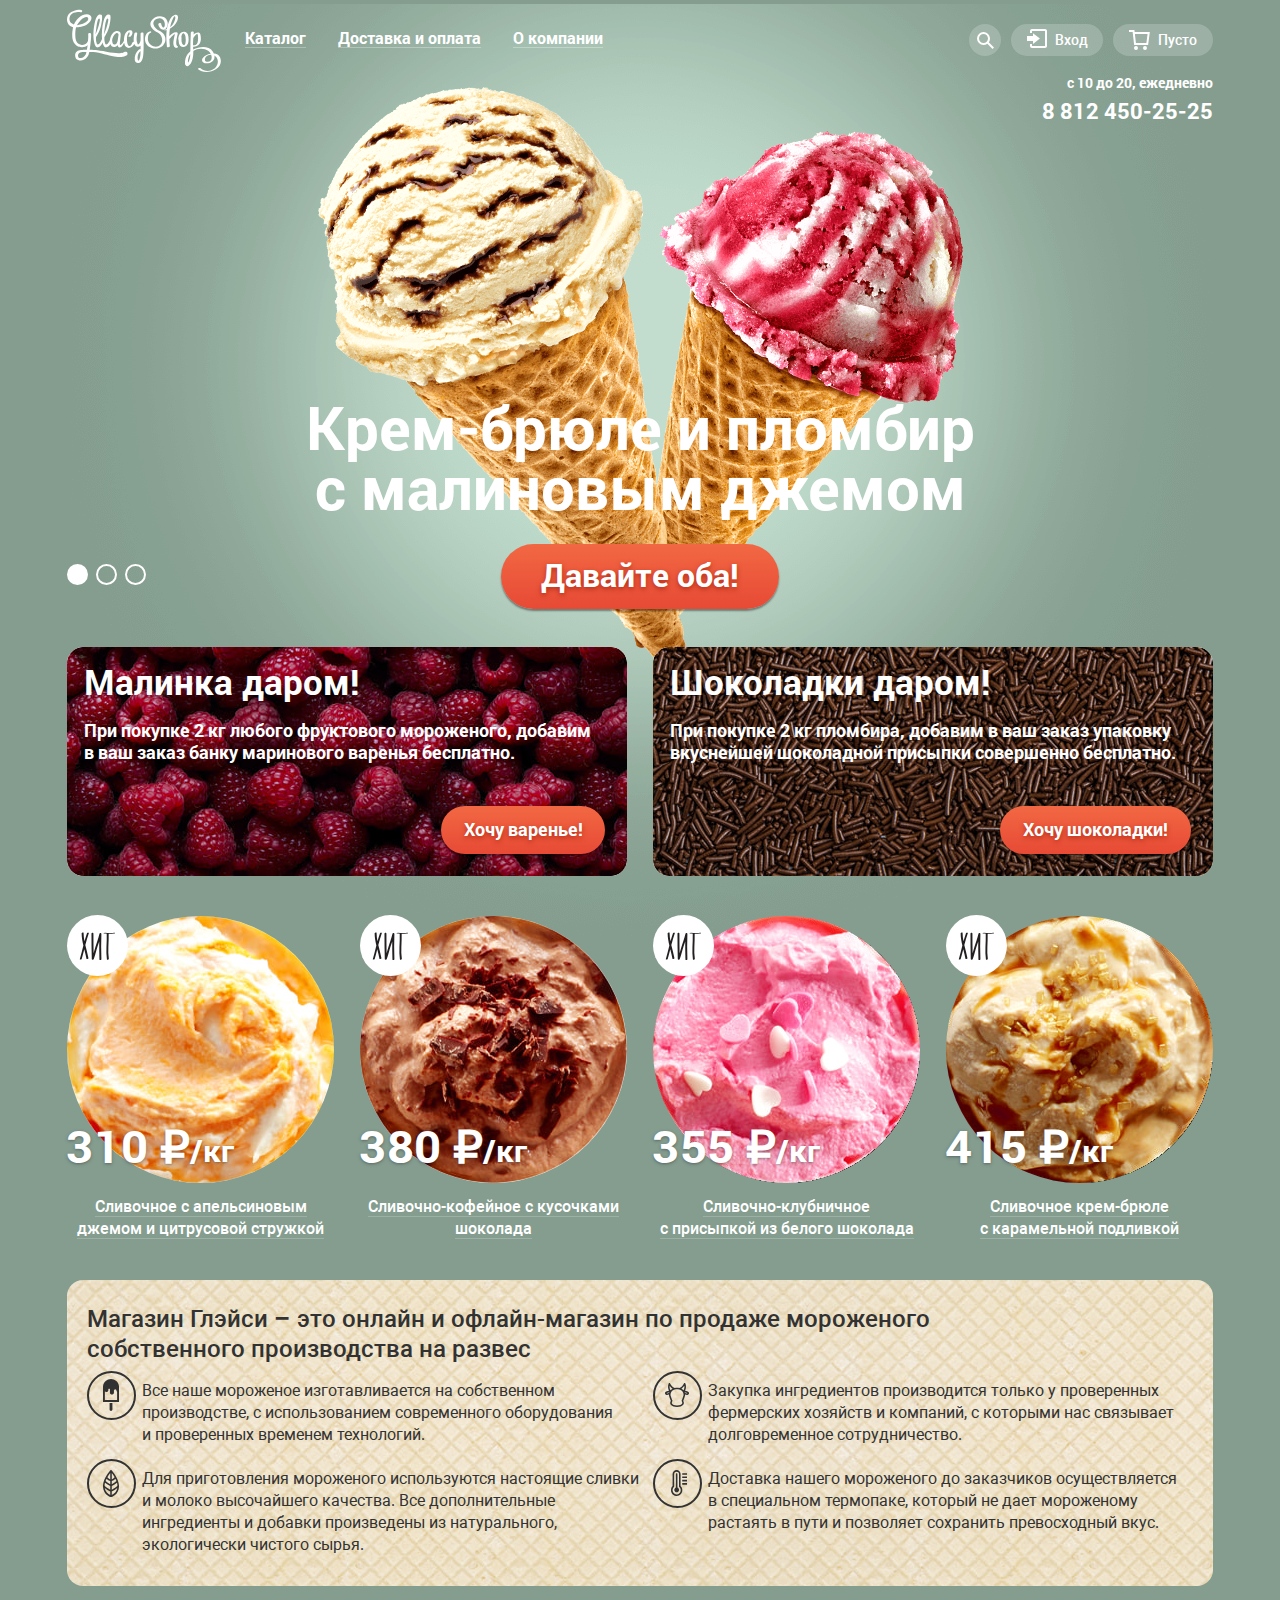
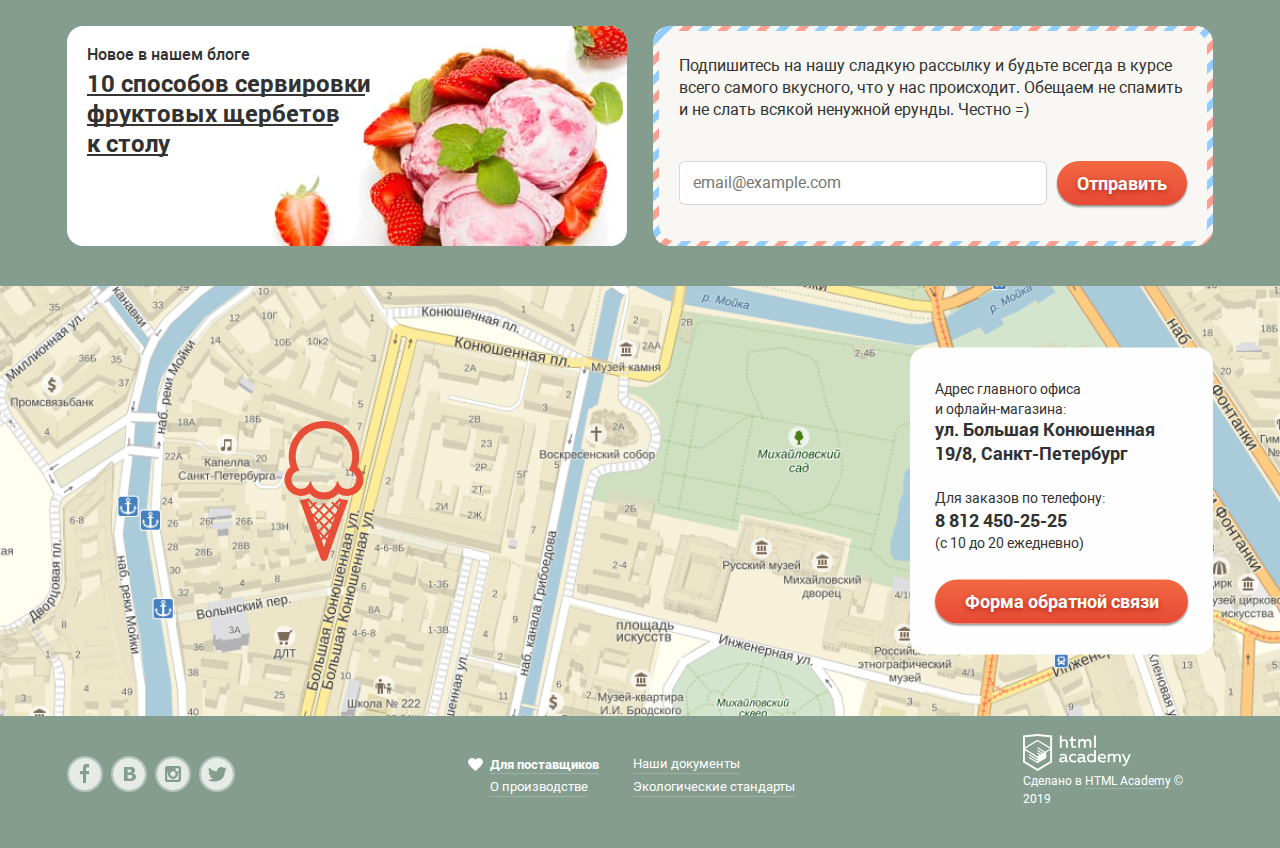
<file: index.html>
<!DOCTYPE html>
<html lang="ru">

<head>
  <meta charset="utf-8">
  <title>Глейси</title>
  <link rel="stylesheet" href="css/normalize.css">
  <link rel="stylesheet" href="css/style.min.css">
</head>

<body>
  <div class="wrapper wrapper--green">
    <header class="container">
      <nav class="main-navigation">
        <a class="header-logo">
          <img src="img/logo.svg" width="154" height="64" alt="Логотип магазина мороженого Gllacy">
        </a>
        <ul class="site-navigation">
          <li class="catalog-menu">
            <a class="navigation-menu" href="blank.html">
              <span>Каталог</span>
            </a>
            <ul class="catalog-submenu">
              <li class="catalog-submenu__item"><a href="blank.html"><span class="strong-menu">Новинки</span></a></li>
              <li class="catalog-submenu__item"><a href="catalog.html">Сливочное</a></li>
              <li class="catalog-submenu__item"><a href="blank.html">Щербеты</a></li>
              <li class="catalog-submenu__item"><a href="blank.html">Фруктовый лед</a></li>
              <li class="catalog-submenu__item"><a href="blank.html">Мелорин</a></li>
            </ul>
          </li>
          <li><a class="navigation-menu" href="blank.html"><span>Доставка и оплата</span></a></li>
          <li><a class="navigation-menu" href="blank.html"><span>О компании</span></a></li>
        </ul>

        <div class="header-navigation">
          <div class="search-navigation">
            <a class="search-link" href="blank.html" aria-label="поиск">
              <svg xmlns="http://www.w3.org/2000/svg" width="17" height="17">
                <path fill="#fff"
                  d="M16.958 15.527L11.75 10.32A6.455 6.455 0 0013 6.5 6.5 6.5 0 106.5 13a6.465 6.465 0 003.839-1.263l5.205 5.204 1.414-1.414zM6.5 11C4.019 11 2 8.981 2 6.5S4.019 2 6.5 2 11 4.019 11 6.5 8.981 11 6.5 11z" />
              </svg>
            </a>
            <form action="#" method="get">
              <label>
                <span class="visually-hidden">поиск по сайту</span>
                <input type="search" name="search" placeholder="Крем-брюле">
              </label>
            </form>
          </div>

          <div class="user-navigation">
            <a class="user-link" href="#" aria-label="вход в личный кабинет">
              <svg xmlns="http://www.w3.org/2000/svg" width="21" height="19">
                <path fill="#fff" d="M6 14.875L12.917 9.5 6 4.125v2.917H-.042v4.917H6z" />
                <path fill="#fff"
                  d="M18 0H5C3.9 0 3 .9 3 2v2h2V2h13v15H5v-2H3v2c0 1.1.9 2 2 2h13c1.1 0 2-.9 2-2V2c0-1.1-.9-2-2-2z" />
              </svg>
              <span>Вход</span>
            </a>
            <form action="https://echo.htmlacademy.ru" method="post">
              <label><span class="visually-hidden">введите вашу электронную почту</span>
                <input type="email" name="login" placeholder="email@example.com" required>
              </label>
              <label><span class="visually-hidden">введите ваш пароль</span>
                <input type="password" name="password" placeholder="......" required>
              </label>
              <div class="user-bottom">
                <button class="btn" type="submit">Войти</button>
                <div class="bottom-right">
                  <a href="#"><span>Забыли пароль?</span></a>
                  <a href="#"><span>Новая регистрация</span></a>
                </div>
              </div>
            </form>
          </div>

          <div class="basket-navigation">
            <a class="basket-empty" href="blank.html" aria-label="корзина">
              <svg xmlns="http://www.w3.org/2000/svg" width="21" height="20">
                <g fill="#FFF">
                  <path
                    d="M5.657 2.031L5.422 0H0v2h3.64l1.5 13h13.988l1.699-12.969H5.657zM17.372 13H6.922L5.888 4.031h12.66L17.372 13z" />
                  <circle cx="6.984" cy="18" r="2" />
                  <circle cx="15.984" cy="18" r="2" />
                </g>
              </svg>
              <span>Пусто</span></a>
          </div>
        </div>
      </nav>
      <div class="worktime-tel">
        <p>с 10 до 20, ежедневно</p>
        <a class="tel" href="tel:+78124502525" aria-label="телефон компании">8 812 450-25-25</a>
      </div>
    </header>

    <main>

      <h1 class="visually-hidden">Магазин мороженого Gllacy</h1>
      <section class="intro container">
        <h2 class="visually-hidden">Пускаем слюнки при виде мороженого магазина Gllacy</h2>

        <div class="slider">
          <ul class="slider-list">
            <li class="slider-list__item slide-current">
              <h3 class="slide-title">Крем-брюле и пломбир с&nbsp;малиновым джемом</h3>
              <a class="btn slide-button" href="#" aria-label="положить в корзину">Давайте оба! </a>
            </li>
            <li class="slider-list__item">
              <h3 class="slide-title">Шоколадный пломбир и&nbsp;лимонный сорбет</h3>
              <a class="btn slide-button" href="#" aria-label="положить в корзину">Давайте оба! </a>
            </li>
            <li class="slider-list__item">
              <h3 class="slide-title">Пломбир с помадкой и&nbsp;клубничный щербет</h3>
              <a class="btn slide-button" href="#" aria-label="положить в корзину">Давайте оба! </a>
            </li>
          </ul>

          <div class="slider-controls">
            <button class="control able" type="button" aria-label="первый слайд зелёный фон"></button>
            <button class="control" type="button" aria-label="второй слайд сизый фон"></button>
            <button class="control" type="button" aria-label="третий слайд коричневый фон"></button>
          </div>
        </div>
      </section>


      <section class="bun container">
        <h2 class="visually-hidden">Плюшки в виде варенья и присыпки</h2>

        <ul class="bun-list">
          <li class="bun-raspberry">
            <h3>Малинка даром!</h3>
            <p>При покупке 2 кг любого фруктового мороженого, добавим в&nbsp;ваш заказ банку маринового варенья
              бесплатно.</p>
            <a class="btn put-raspberry" href="#" aria-label="положить в корзину">Хочу варенье!</a>
          </li>

          <li class="bun-choko">
            <h3>Шоколадки даром!</h3>
            <p>При покупке 2 кг пломбира, добавим в&nbsp;ваш заказ упаковку вкуснейшей шоколадной присыпки совершенно
              бесплатно.</p>
            <a class="btn put-choko" href="#" aria-label="положить в корзину">Хочу шоколадки!</a>
          </li>
        </ul>

      </section>

      <section class="catalog container">
        <h2 class="visually-hidden">Хиты</h2>

        <ul class="catalog-list">

          <li class="catalog-item hit" tabindex="0">
            <img class="icecream" src="img/hit1.jpg" width="267" height="267"
              alt="Сливочное с апельсиновым джемом и цитрусовой стружкой">
            <p>310
              &#8381;
              <span class="small-kg">/кг</span>
            </p>
            <h3><span class="catalog-item_description">Сливочное с апельсиновым джемом и&nbsp;цитрусовой стружкой</span>
            </h3>
            <div class="card">
              <button class="btn item-button" type="button">Быстрый просмотр</button>
            </div>
          </li>
          <li class="catalog-item hit" tabindex="0">
            <img class="icecream" src="img/hit2.jpg" width="267" height="267"
              alt="Сливочно-кофейное с кусочками шоколада">
            <p>380 &#8381;<span class="small-kg">/кг</span></p>
            <h3><span class="catalog-item_description">Сливочно-кофейное с&nbsp;кусочками шоколада</span></h3>
            <div class="card">
              <button class="btn item-button" type="button">Быстрый просмотр</button>
            </div>
          </li>
          <li class="catalog-item hit" tabindex="0">
            <img class="icecream" src="img/hit3.jpg" width="267" height="267"
              alt="Сливочно-клубничное с присыпкой из белого шоколада">
            <p>355 &#8381;<span class="small-kg">/кг</span></p>
            <h3><span class="catalog-item_description">Сливочно-клубничное с&nbsp;присыпкой&nbsp;из&nbsp;белого
                шоколада</span></h3>
            <div class="card">
              <button class="btn item-button" type="button">Быстрый просмотр</button>
            </div>
          </li>
          <li class="catalog-item hit" tabindex="0">
            <img class="icecream" src="img/hit4.jpg" width="267" height="267"
              alt="Сливочное крем-брюле с карамельной подливкой">
            <p>415 &#8381;<span class="small-kg">/кг</span></p>
            <h3><span class="catalog-item_description">Сливочное крем-брюле с&nbsp;карамельной подливкой</span></h3>
            <div class="card">
              <button class="btn item-button" type="button">Быстрый просмотр</button>
            </div>
          </li>
        </ul>
      </section>

      <section class="features container">
        <h2 class="visually-hidden">Преимущества</h2>
        <h3>Магазин Глэйси <b>&ndash;</b> это онлайн и&nbsp;офлайн-магазин по&nbsp;продаже мороженого
          собственного производства на&nbsp;развес</h3>
        <ul class="features-list">
          <li class="feature-item modern-self">
            <div></div>
            <p>Все наше мороженое изготавливается на&nbsp;собственном производстве,
              с&nbsp;использованием современного оборудования
              и&nbsp;проверенных временем технологий.</p>
          </li>
          <li class="feature-item safe-company">
            <div></div>
            <p>Закупка ингредиентов производится только у&nbsp;проверенных фермерских хозяйств и компаний,
              с&nbsp;которыми нас связывает долговременное сотрудничество.</p>
          </li>
          <li class="feature-item good-milk">
            <div></div>
            <p>Для приготовления мороженого используются настоящие сливки и&nbsp;молоко высочайшего качества. Все
              дополнительные ингредиенты и&nbsp;добавки произведены из&nbsp;натурального, экологически чистого сырья.
            </p>
          </li>
          <li class="feature-item termo-delivery">
            <div></div>
            <p>Доставка нашего мороженого до&nbsp;заказчиков осуществляется в&nbsp;специальном
              термопаке, который не&nbsp;дает мороженому
              растаять в&nbsp;пути и&nbsp;позволяет сохранить превосходный вкус.</p>
          </li>
        </ul>

      </section>

      <div class="article_and_subscribe container">
        <article class="article">
          <h3>Новое в нашем блоге</h3>
          <a class="article_news" href="blank.html">
            <p>10 способов сервировки
              фруктовых щербетов
              к&nbsp;столу</p>
            <svg width="278" height="62" fill="none" xmlns="http://www.w3.org/2000/svg">
              <path stroke="#353535" stroke-width="2" d="M9e-8 61H81M9e-8 31H246M9e-8 1L278 1.00002" /></svg>
          </a>
        </article>

        <div class="subscribe">
          <div class="subscribe-fon">
            <p>Подпишитесь на нашу сладкую рассылку и будьте всегда в&nbsp;курсе
              всего самого вкусного, что у нас происходит. Обещаем не&nbsp;спамить
              и&nbsp;не&nbsp;слать всякой ненужной ерунды. Честно =&#41;</p>

            <form action="https://echo.htmlacademy.ru" method="post">
              <label><span class="visually-hidden">введите вашу электронную почту для подписки</span>
                <input type="email" name="login" placeholder="email@example.com" required>
              </label>
              <button type="submit" aria-label="подписаться на рассылку">Отправить</button>
            </form>
          </div>
        </div>
      </div>

      <section class="contacts">
        <h2 class="visually-hidden">Контакты</h2>
        <div class="yandex-map" id="map"></div>
        <img width="1200" height="430" src="img/map.png" alt="Карта с расположением магазина">
        <div class="pin"></div>

        <div class="container_adress">
          <div class="contacts__adress">
            <h3>Адрес главного офиса и офлайн-магазина:</h3>
            <p>ул. Большая Конюшенная 19/8, Санкт-Петербург</p>
            <span>Для заказов по телефону:</span>
            <a href="tel:+78124502525" aria-label="телефон компании">8 812 450-25-25</a>
            <span class="daily-activity">&#40;с 10 до 20 ежедневно&#41;</span>
            <a class="btn popup-link" href="form-callback.html"
              aria-label="открытие модального окна обратной связи">Форма
              обратной
              связи</a>
          </div>
        </div>
      </section>
    </main>


    <footer class="container footer_list">
      <ul class="footer__social-list">
        <li><a class="footer__social-link" href="#" aria-label="Фейсбук">
            <svg xmlns="http://www.w3.org/2000/svg" width="32" height="32">
              <path fill="#FFF"
                d="M16 0C7.164 0 0 7.163 0 16s7.164 16 16 16c8.837 0 16-7.164 16-16S24.837 0 16 0zm4.062 9.455h-3.021v3.444h3.021v3.445h-3.021v8.61H14.02v-8.61H11v-3.445h3.021V9.455c0-1.902 1.353-3.445 3.021-3.445h3.021v3.445z" />
            </svg>
          </a></li>
        <li><a class="footer__social-link" href="#" aria-label="Вконтакте">
            <svg width="32" height="32" fill="none" xmlns="http://www.w3.org/2000/svg">
              <path
                d="M16.64 14.49c.3252.0004.6475-.0607.95-.18.2745-.1023.5022-.3015.64-.56.1043-.2536.1554-.5259.15-.8-.004-.2443-.0657-.4841-.18-.7-.1286-.2434-.3477-.4265-.61-.51-.3213-.113-.6594-.1705-1-.17h-2v3h.57c.59-.05 1.08-.06 1.48-.08zM18.12 17.08c-.369-.0699-.7448-.0968-1.12-.08h-2.39v3.5h2.45c.4157-.0047.8265-.0896 1.21-.25.321-.1108.5932-.3301.77-.62.1465-.2773.2221-.5864.22-.9.0153-.3518-.0752-.7002-.26-1-.2078-.3133-.5194-.5435-.88-.65z"
                fill="#fff" />
              <path
                d="M16 0c-3.1645 0-6.25793.938384-8.88912 2.69649-2.63118 1.7581-4.68194 4.25696-5.89295 7.18057C.0069325 12.8007-.309921 16.0177.307443 19.1214c.617363 3.1037 2.141217 5.9547 4.378857 8.1923 2.23764 2.2376 5.08857 3.7615 8.1923 4.3789 3.1037.6173 6.3207.3005 9.2443-.9105 2.9237-1.211 5.4225-3.2618 7.1806-5.893C31.0616 22.2579 32 19.1645 32 16c0-4.2435-1.6857-8.31313-4.6863-11.31371C24.3131 1.68571 20.2435 0 16 0zm6.6 20.53c-.2624.526-.6463.9819-1.12 1.33-.5458.4114-1.1678.7105-1.83.88-.8214.1983-1.6652.289-2.51.27H11V9h5.45c.8281-.0132 1.6563.02354 2.48.11.543.08401 1.0694.25273 1.56.5.4968.23615.9113.6158 1.19 1.09.2655.4728.4001 1.0079.39 1.55.0119.6416-.1769 1.2709-.54 1.8-.3848.538-.9158.9545-1.53 1.2v.07c.8272.1388 1.5898.5341 2.18 1.13.5495.6212.8363 1.4315.8 2.26.0243.6286-.1062 1.2536-.38 1.82z"
                fill="#fff" />
            </svg></a>
        </li>

        <li>
          <a class="footer__social-link" href="#" aria-label="Инстаграм">
            <svg width="32" height="32" fill="none" xmlns="http://www.w3.org/2000/svg">
              <g fill="#fff">
                <path
                  d="M20.92 16c0 1.3155-.5226 2.5771-1.4527 3.5072-.9302.9302-2.1918 1.4528-3.5073 1.4528-1.3155 0-2.5771-.5226-3.5072-1.4528C11.5226 18.5771 11 17.3155 11 16c.001-.3842.048-.767.14-1.14h-.9v6.84h11.4v-6.84h-.9c.1006.3725.161.7547.18 1.14z" />
                <path
                  d="M16 18.66c.5252-.004 1.0375-.1633 1.4723-.458.4348-.2947.7727-.7115.9709-1.1978.1983-.4864.2481-1.0206.1432-1.5353-.1048-.5147-.3598-.9868-.7325-1.3568-.3728-.37-.8468-.6213-1.3623-.7224-.5154-.101-1.0492-.0472-1.5341.1548-.4849.2019-.8991.5428-1.1906.9798-.2914.437-.4469.9505-.4469 1.4757.0013.3506.0717.6976.2071 1.021.1354.3234.3331.617.582.8641.2489.247.5439.4425.8684.5755.3244.133.6719.2007 1.0225.1994zM21.68 10.3h-3.04v3.04h3.04V10.3z" />
                <path
                  d="M16 0c-3.1645 0-6.25793.938384-8.88912 2.69649-2.63118 1.7581-4.68194 4.25696-5.89295 7.18057C.0069325 12.8007-.309921 16.0177.307443 19.1214c.617363 3.1037 2.141217 5.9547 4.378857 8.1923 2.23764 2.2376 5.08857 3.7615 8.1923 4.3789 3.1037.6173 6.3207.3005 9.2443-.9105 2.9237-1.211 5.4225-3.2618 7.1806-5.893C31.0616 22.2579 32 19.1645 32 16c0-4.2435-1.6857-8.31313-4.6863-11.31371C24.3131 1.68571 20.2435 0 16 0zm8 21.7c.0027.3045-.0556.6064-.1715.888-.1158.2816-.2869.5371-.5032.7515-.2162.2144-.4732.3833-.7558.4967-.2826.1135-.585.1692-.8895.1638h-11.4c-.30072-.0013-.59825-.0618-.87558-.1781-.27733-.1163-.52905-.2861-.74076-.4997-.21172-.2136-.3793-.4668-.49317-.7451-.11387-.2783-.1718-.5764-.17048-.8771V10.3c-.00132-.30073.05661-.59877.17048-.87711.11387-.27834.28145-.53152.49317-.7451.21171-.21357.46343-.38336.74076-.49965.27733-.1163.57486-.17683.87558-.17814h11.39c.3049-.00533.6078.0503.891.16362.2831.11332.5407.28206.7578.4963.217.21424.3891.46967.5061.75131.1169.28164.1765.58381.1751.88877v11.4z" />
              </g>
            </svg>
          </a>
        </li>

        <li>
          <a class="footer__social-link" href="#" aria-label="Твиттер"><svg xmlns="http://www.w3.org/2000/svg"
              width="32" height="32">
              <path fill="#FFF"
                d="M16 0C7.164 0 0 7.164 0 16c0 8.837 7.164 16 16 16 8.837 0 16-7.163 16-16 0-8.836-7.163-16-16-16zm7.944 12.809c-.251 6.516-3.463 10.832-10.992 10.702h-.486c-.447 0-4.543-.443-5.344-1.823 2.479.19 4.247-.406 5.12-1.136-1.048-.289-2.923-.461-3.251-2.848.384.104.618.221 1.299.113-1.307-.824-2.758-1.519-2.679-3.643.311.317 1.164.518 1.46.457-.768-.233-2.149-3.244-.974-4.781 1.984 1.79 4.075 3.482 7.804 3.643.227-2.214 1.24-3.699 3.168-4.325 1.84-.479 3.255.26 3.901 1.138.737-.224 1.453-.466 2.193-.685-.004.833-.569 1.463-.935 1.709.747.165 1.423-.475 1.423-.475-.184.963-1.094 1.725-1.707 1.954z" />
            </svg>
          </a>
        </li>
      </ul>

      <ul class="footer__info-list">
        <li class="footer__info-link footer__info-link--provider">
          <a href="#" aria-label="информация для поставщиков">
            <div></div>
            <span class="footer-info-link__name">Для поставщиков</span>
          </a></li>
        <li class="footer__info-link footer__info-link--documents">
          <a href="#"><span class="footer-info-link__name">Наши документы</span></a>
        </li>
        <li class="footer__info-link footer__info-link--output">
          <a href="#"><span class="footer-info-link__name">О производстве</span></a>
        </li>
        <li class="footer__info-link footer__info-link--eco">
          <a href="#"><span class="footer-info-link__name">Экологические стандарты</span></a>
        </li>
      </ul>

      <div class="footer-copyright">
        <a href="https://up.htmlacademy.ru/htmlcss/28"
          aria-label="переход на страницу курса HTMLacademy: лендинг интенсива «HTML и CSS. Профессиональная вёрстка сайтов»">
          <img src="img/logo-htmlacademy.svg" width="108" height="39" alt="логотип HTMLacademy"></a>
        <p>Сделано в <a class="footer-copyright__link" href="https://up.htmlacademy.ru/htmlcss/28"
            aria-label="переход на страницу курса HTMLacademy: лендинг интенсива «HTML и CSS. Профессиональная вёрстка сайтов»">
            <span>HTML Academy</span></a> © 2019</p>
      </div>
    </footer>

    <div class="modal">
      <div class="modal-container">
        <div class="modal-overlay"></div>

        <div class="callback">
          <div class="callback-caption">
            <p>Мы обязательно вам ответим!
              <button class="close-button" type="button" aria-label="закрыть окно"></button>
            </p>
          </div>
          <form action="https://echo.htmlacademy.ru" method="get">
            <label><span class="visually-hidden">ваше имя для ответа</span>
              <input type="text" name="name-user" placeholder="Имя Фамилия">
            </label>
            <label><span class="visually-hidden">электронная почта для ответа</span>
              <input type="email" name="login" placeholder="email@example.com">
            </label>
            <label><span class="visually-hidden">комментарий</span>
              <textarea rows="5" placeholder="В свободной форме"></textarea>
            </label>
            <button class="btn callback__button" type="submit">Отправить</button>
          </form>
        </div>
      </div>
    </div>

  </div>
  <script src="https://api-maps.yandex.ru/2.1/?lang=ru_RU&amp;apikey=cf1f0314-9867-4f32-b555-e479849c44f6"></script>
  <script src="js/main.min.js"></script>
</body>

</html>
</file>
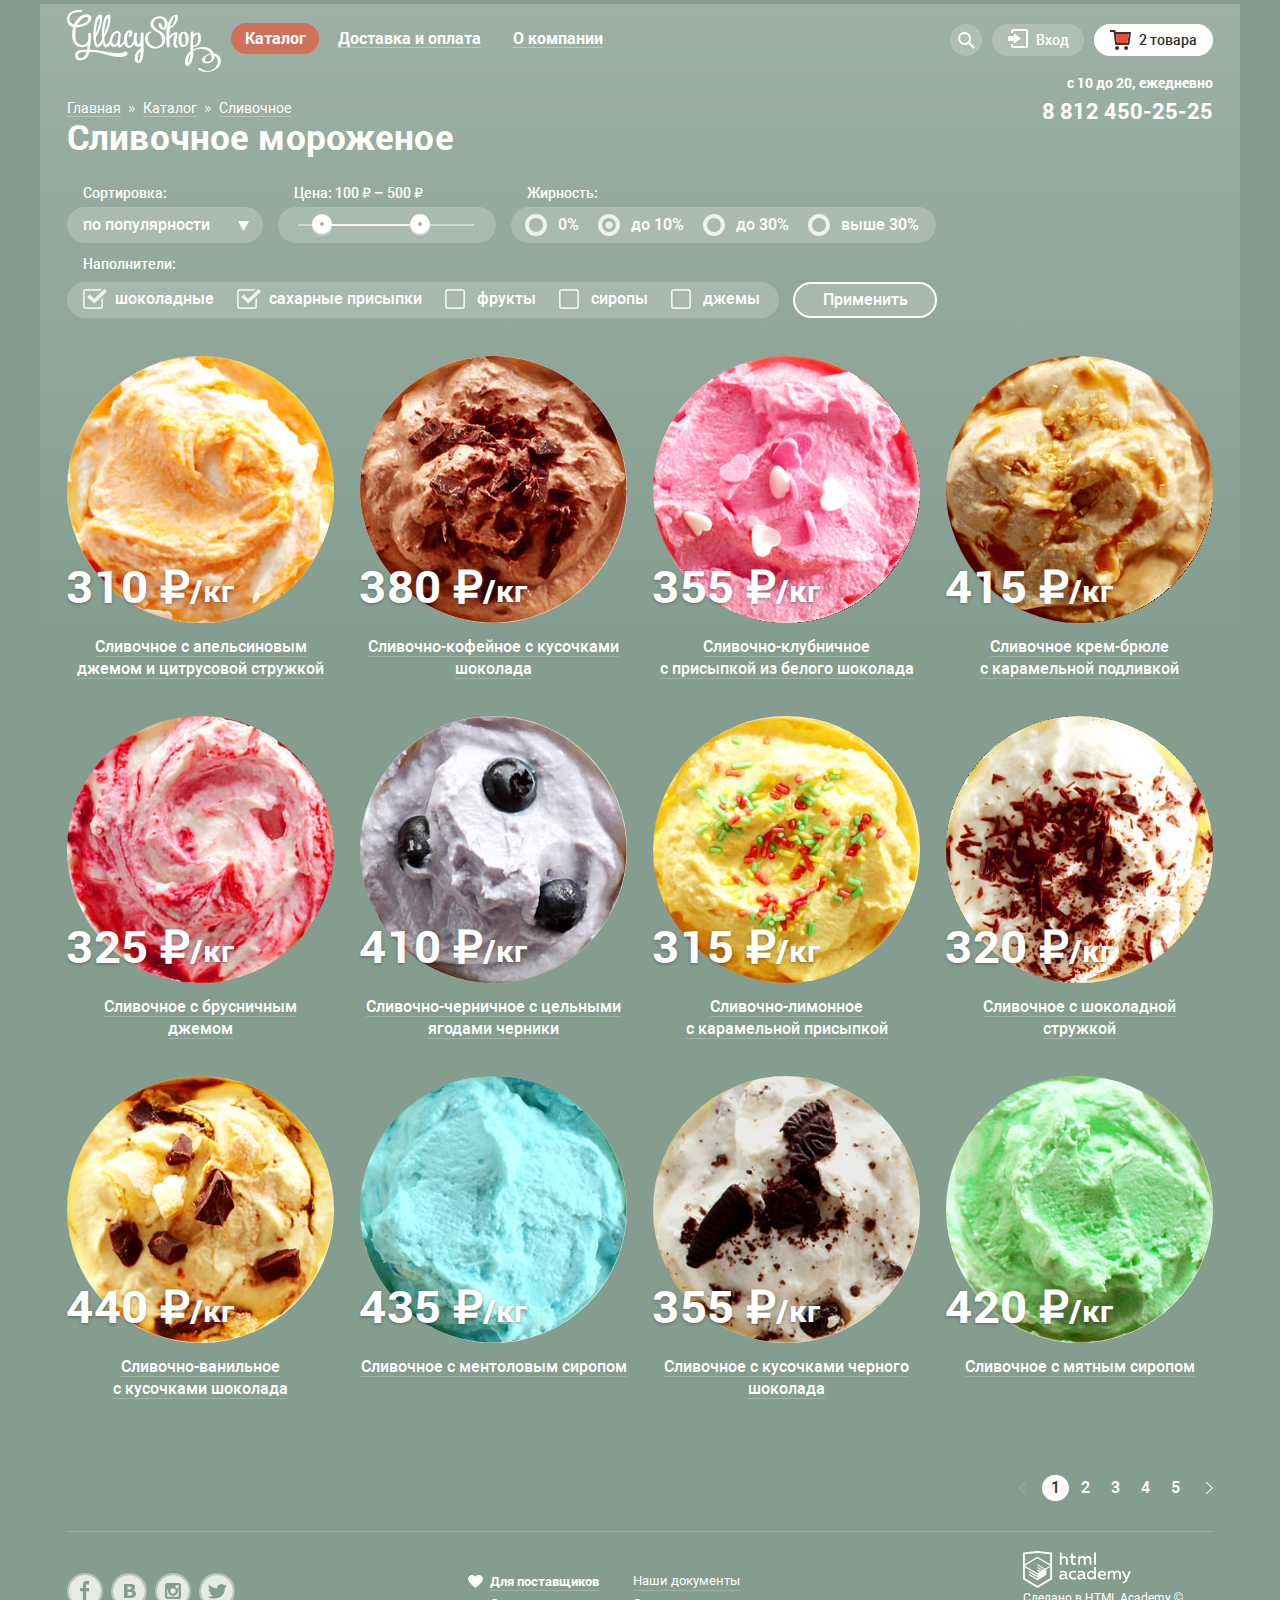
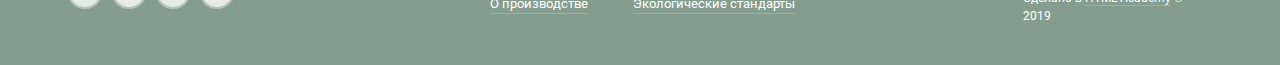
<file: catalog.html>
<!DOCTYPE html>
<html lang="ru">

<head>
  <meta charset="utf-8">
  <title>Глейси каталог</title>
  <link rel="stylesheet" href="css/normalize.css">
  <link rel="stylesheet" href="css/style.min.css">
</head>

<body>
  <div class="wrapper-catalog">

    <header class="container">
      <div class="backlight"></div>
      <nav class="main-navigation">
        <a class="header-logo" href="index.html" aria-label="переход на главную страницу">
          <img src="img/logo.svg" width="154" height="64" alt="Логотип магазина мороженого Gllacy">
        </a>
        <ul class="site-navigation">
          <li class="catalog-menu catalog-here">
            <a class="navigation-menu" href="blank.html">
              <span class="navigation-menu__item">Каталог</span>
            </a>
            <ul class="catalog-submenu">
              <li class="catalog-submenu__item">
                <a href="blank.html"><span class="strong-menu">Новинки</span></a>
              </li>
              <li class="catalog-submenu__item"><a class="active_page">Сливочное</a></li>
              <li class="catalog-submenu__item"><a href="blank.html">Щербеты</a></li>
              <li class="catalog-submenu__item"><a href="blank.html">Фруктовый лед</a></li>
              <li class="catalog-submenu__item"><a href="blank.html">Мелорин</a></li>
            </ul>
          </li>
          <li><a class="navigation-menu" href="blank.html"><span>Доставка и оплата</span></a></li>
          <li><a class="navigation-menu" href="blank.html"><span>О компании</span></a></li>
        </ul>

        <div class="header-navigation">
          <div class="search-navigation">
            <a class="search-link" href="blank.html" aria-label="поиск">
              <svg xmlns="http://www.w3.org/2000/svg" width="17" height="17">
                <path fill="#fff"
                  d="M16.958 15.527L11.75 10.32A6.455 6.455 0 0013 6.5 6.5 6.5 0 106.5 13a6.465 6.465 0 003.839-1.263l5.205 5.204 1.414-1.414zM6.5 11C4.019 11 2 8.981 2 6.5S4.019 2 6.5 2 11 4.019 11 6.5 8.981 11 6.5 11z" />
              </svg>
            </a>
            <form action="#" method="get">
              <label>
                <span class="visually-hidden">поиск по сайту</span>
                <input type="search" name="search" placeholder="Крем-брюле">
              </label>
            </form>
          </div>

          <div class="user-navigation">
            <a class="user-link" href="#" aria-label="вход в личный кабинет">
              <svg xmlns="http://www.w3.org/2000/svg" width="21" height="19">
                <path fill="#fff" d="M6 14.875L12.917 9.5 6 4.125v2.917H-.042v4.917H6z" />
                <path fill="#fff"
                  d="M18 0H5C3.9 0 3 .9 3 2v2h2V2h13v15H5v-2H3v2c0 1.1.9 2 2 2h13c1.1 0 2-.9 2-2V2c0-1.1-.9-2-2-2z" />
              </svg>
              <span>Вход</span>
            </a>
            <form action="https://echo.htmlacademy.ru" method="post">
              <label><span class="visually-hidden">введите вашу электронную почту</span>
                <input type="email" name="email" placeholder="email@example.com" required>
              </label>
              <label><span class="visually-hidden">введите ваш пароль</span>
                <input type="password" name="password" placeholder="......" required>
              </label>
              <div class="user-bottom">
                <button class="btn" type="submit">Войти</button>
                <div class="bottom-right">
                  <a href="#"><span>Забыли пароль?</span></a>
                  <a href="#"><span>Новая регистрация</span></a>
                </div>
              </div>
            </form>
          </div>

          <div class="basket-navigation">
            <a class="basket-link" href="blank.html" aria-label="корзина">
              <svg width="21" height="20" fill="none" xmlns="http://www.w3.org/2000/svg">
                <path
                  d="M7.03359 20c1.11305 0 2.01535-.8954 2.01535-2s-.9023-2-2.01535-2c-1.11305 0-2.01536.8954-2.01536 2s.90231 2 2.01536 2zM16.1027 20c1.113 0 2.0153-.8954 2.0153-2s-.9023-2-2.0153-2c-1.1131 0-2.0154.8954-2.0154 2s.9023 2 2.0154 2zM5.70345 2l-.24184-2H0v2h3.66795l1.51151 13H19.2869L21 2H5.70345zM17.5034 13H6.97313L5.96545 4H18.6924l-1.189 9z"
                  fill="#343434" />
                <path d="M5.93506 4.03003L6.97297 13H17.5032l1.1891-8.96997H5.93506z" fill="#E84D37" /></svg>
              <span>2 товара</span></a>


            <div class="basket-fill">

              <ul class="basket-list">
                <li class="basket-list-item">
                  <button class="btn-close" type="button" aria-label="удалить из корзины"></button>
                  <img class="icecream" src="img/basket_ic1.jpg" width="33" height="33"
                    alt="Пломбир с апельсиновым джемом">
                  <a class="basket-list-item__link" href="#">
                    <p><span class="basket-list-item__underline">Пломбир с
                        апельсиновым джемом</span></p>
                  </a>
                  <div class="row4">1,5 кг х <span class="price-kg">200 руб.</span></div>
                  <div>300 руб.</div>
                </li>

                <li class="basket-list-item">
                  <button class="btn-close" type="button" aria-label="удалить из корзины"></button>
                  <img class="icecream" src="img/basket_ic2.jpg" width="33" height="33"
                    alt="Клубничный пломбир с присыпкой из белого шоколада">
                  <a class="basket-list-item__link" href="#">
                    <p><span class="basket-list-item__underline">Клубничный пломбир с&nbsp;присыпкой
                        из&nbsp;белого&nbsp;шоколада</span></p>
                  </a>

                  <div class="row4">1,5 кг х <span class="price-kg">300 руб.</span></div>
                  <div>450 руб.</div>
                </li>
              </ul>


              <div class="basket-bottom">
                <p><span>Итого:</span> 750 руб.</p>
                <button class="btn" type="button">Оформить заказ</button>
              </div>
            </div>
          </div>
        </div>
      </nav>

      <div class="header-bottom">
        <ul class="breadcrumbs">
          <li class="breadcrumbs-item"><a href="index.html">Главная</a></li>
          <li class="breadcrumbs-item"><a href="blank.html">Каталог</a></li>
          <li class="breadcrumbs-item"><a href="catalog.html">Сливочное</a></li>
        </ul>

        <div class="worktime-tel">
          <p>с 10 до 20, ежедневно</p>
          <a class="tel" href="tel:+78124502525" aria-label="телефон компании">8 812 450-25-25</a>
        </div>
      </div>
    </header>

    <main>
      <section class="filter-list container">
        <h1>Сливочное мороженое</h1>
        <h2 class="visually-hidden">Фильтр товаров</h2>
        <form action="https://echo.htmlacademy.ru" method="get">

          <fieldset class="sort-select">
            <legend>Сортировка:</legend>
            <select class="select" id="select" name="choice">
              <option value="popular">по популярности</option>
              <option value="cheap_first">сначала недорогие</option>
              <option value="pricey_first">сначала дорогие</option>
              <option value="fat">по жирности</option>
            </select>

            <label for="select">
              <span class="visually-hidden">сортировка по цене или жирности</span>
              <svg class="arrow-select" width="11" height="10" xmlns="http://www.w3.org/2000/svg">
                <path d="M5.5 10L0 0h11" />
              </svg>
            </label>
          </fieldset>

          <fieldset class="sort-price">
            <legend>Цена: 100 &#8381; <b>&ndash;</b> 500 &#8381;</legend>
            <div class="range-controls">
              <div class="scales">
                <div class="bar"></div>
              </div>
              <div class="toggle toggle-min" tabindex="0"></div>
              <div class="toggle toggle-max" tabindex="0"></div>
            </div>
          </fieldset>

          <fieldset class="sort-radio">
            <legend>Жирность:</legend>
            <ul class="filter-radio_list">
              <li>
                <label class="radio_label">
                  <input class="radio__input" type="radio" name="fat" value="fat0%">
                  <span class="radio__box"></span>
                  <span>0%</span>
                </label>
              </li>

              <li>
                <label class="radio_label">
                  <input class="radio__input" type="radio" name="fat" value="fat10%" checked>
                  <span class="radio__box"></span>
                  <span>до 10%</span>
                </label>
              </li>

              <li>
                <label class="radio_label">
                  <input class="radio__input" type="radio" name="fat" value="fat30%">
                  <span class="radio__box"></span>
                  <span>до 30%</span>
                </label>
              </li>

              <li>
                <label class="radio_label">
                  <input class="radio__input" type="radio" name="fat" value="fatXL">
                  <span class="radio__box"></span>
                  <span>выше 30%</span>
                </label>
              </li>

            </ul>
          </fieldset>



          <fieldset class="choice-filler">
            <legend>Наполнители:</legend>
            <ul class="filter-checkbox">

              <li class="filter-checkbox__item">
                <label class="check">
                  <input class="check__input" type="checkbox" name="filler" value="choko" checked>
                  <svg class="check__box" version="1.1" xmlns="http://www.w3.org/2000/svg" x="0" y="0"
                    viewBox="0 0 24 20" xml:space="preserve" width="24" height="20">
                    <path class="check__on" fill="none" opacity="0.8"
                      d="M6.7 5.5L4.1 8l7.1 6.8L24 2.6 21.4.1 11.2 9.8 6.7 5.5z" />
                    <path class="check__on" fill="none" opacity="0.8"
                      d="M18.3 17.4c0 .2-.1.5-.3.6-.2.2-.4.3-.6.3H2.6c-.2 0-.5-.1-.6-.3-.2-.2-.3-.4-.3-.6V2.6c0-.2.1-.4.3-.6.2-.2.4-.3.6-.3h14.7L18.7.3c-.4-.2-.9-.3-1.3-.3H2.6C1.9 0 1.3.3.8.8S0 1.9 0 2.6v14.8c0 .7.3 1.4.8 1.8.5.5 1.1.8 1.8.8h14.8c.7 0 1.4-.3 1.8-.8.5-.5.8-1.2.8-1.8V8.8l-1.7 1.7v6.9z" />
                    <path class="check__off" fill="#fff" opacity="0.8"
                      d="M17.4 1.7c.2 0 .5.1.6.3.2.2.3.4.3.6v14.8c0 .2-.1.5-.3.6-.2.2-.4.3-.6.3H2.6c-.2 0-.5-.1-.6-.3s-.3-.4-.3-.6V2.6c0-.2.1-.4.3-.6s.4-.3.6-.3h14.8zm0-1.7H2.6C1.9 0 1.3.3.8.8S0 1.9 0 2.6v14.8c0 .7.3 1.4.8 1.8.5.5 1.1.8 1.8.8h14.8c.7 0 1.4-.3 1.8-.8.5-.5.8-1.2.8-1.8V2.6c0-.7-.3-1.4-.8-1.8-.5-.5-1.1-.8-1.8-.8z" />
                  </svg>
                  <span>шоколадные</span>
                </label>
              </li>

              <li class=" filter-checkbox__item">
                <label class="check">
                  <input class="check__input" type="checkbox" name="filler" value="shugar" checked>
                  <svg class="check__box" version="1.1" xmlns="http://www.w3.org/2000/svg" x="0" y="0"
                    xml:space="preserve">
                    <path class="check__on" fill="none" opacity="0.8"
                      d="M6.7 5.5L4.1 8l7.1 6.8L24 2.6 21.4.1 11.2 9.8 6.7 5.5z" />
                    <path class="check__on" fill="none" opacity="0.8"
                      d="M18.3 17.4c0 .2-.1.5-.3.6-.2.2-.4.3-.6.3H2.6c-.2 0-.5-.1-.6-.3-.2-.2-.3-.4-.3-.6V2.6c0-.2.1-.4.3-.6.2-.2.4-.3.6-.3h14.7L18.7.3c-.4-.2-.9-.3-1.3-.3H2.6C1.9 0 1.3.3.8.8S0 1.9 0 2.6v14.8c0 .7.3 1.4.8 1.8.5.5 1.1.8 1.8.8h14.8c.7 0 1.4-.3 1.8-.8.5-.5.8-1.2.8-1.8V8.8l-1.7 1.7v6.9z" />
                    <path class="check__off" fill="#fff" opacity="0.8"
                      d="M17.4 1.7c.2 0 .5.1.6.3.2.2.3.4.3.6v14.8c0 .2-.1.5-.3.6-.2.2-.4.3-.6.3H2.6c-.2 0-.5-.1-.6-.3s-.3-.4-.3-.6V2.6c0-.2.1-.4.3-.6s.4-.3.6-.3h14.8zm0-1.7H2.6C1.9 0 1.3.3.8.8S0 1.9 0 2.6v14.8c0 .7.3 1.4.8 1.8.5.5 1.1.8 1.8.8h14.8c.7 0 1.4-.3 1.8-.8.5-.5.8-1.2.8-1.8V2.6c0-.7-.3-1.4-.8-1.8-.5-.5-1.1-.8-1.8-.8z" />
                  </svg>
                  <span>сахарные присыпки</span>
                </label>
              </li>

              <li class=" filter-checkbox__item">
                <label class="check">
                  <input class="check__input" type="checkbox" name="filler" value="fruits">
                  <svg class="check__box" version="1.1" xmlns="http://www.w3.org/2000/svg" x="0" y="0"
                    xml:space="preserve">
                    <path class="check__on" fill="none" opacity="0.8"
                      d="M6.7 5.5L4.1 8l7.1 6.8L24 2.6 21.4.1 11.2 9.8 6.7 5.5z" />
                    <path class="check__on" fill="none" opacity="0.8"
                      d="M18.3 17.4c0 .2-.1.5-.3.6-.2.2-.4.3-.6.3H2.6c-.2 0-.5-.1-.6-.3-.2-.2-.3-.4-.3-.6V2.6c0-.2.1-.4.3-.6.2-.2.4-.3.6-.3h14.7L18.7.3c-.4-.2-.9-.3-1.3-.3H2.6C1.9 0 1.3.3.8.8S0 1.9 0 2.6v14.8c0 .7.3 1.4.8 1.8.5.5 1.1.8 1.8.8h14.8c.7 0 1.4-.3 1.8-.8.5-.5.8-1.2.8-1.8V8.8l-1.7 1.7v6.9z" />
                    <path class="check__off" fill="#fff" opacity="0.8"
                      d="M17.4 1.7c.2 0 .5.1.6.3.2.2.3.4.3.6v14.8c0 .2-.1.5-.3.6-.2.2-.4.3-.6.3H2.6c-.2 0-.5-.1-.6-.3s-.3-.4-.3-.6V2.6c0-.2.1-.4.3-.6s.4-.3.6-.3h14.8zm0-1.7H2.6C1.9 0 1.3.3.8.8S0 1.9 0 2.6v14.8c0 .7.3 1.4.8 1.8.5.5 1.1.8 1.8.8h14.8c.7 0 1.4-.3 1.8-.8.5-.5.8-1.2.8-1.8V2.6c0-.7-.3-1.4-.8-1.8-.5-.5-1.1-.8-1.8-.8z" />
                  </svg>
                  <span>фрукты</span>
                </label>
              </li>

              <li class=" filter-checkbox__item">
                <label class="check">
                  <input class="check__input" type="checkbox" name="filler" value="syrup">
                  <svg class="check__box" version="1.1" xmlns="http://www.w3.org/2000/svg" x="0" y="0"
                    xml:space="preserve">
                    <path class="check__on" fill="none" opacity="0.8"
                      d="M6.7 5.5L4.1 8l7.1 6.8L24 2.6 21.4.1 11.2 9.8 6.7 5.5z" />
                    <path class="check__on" fill="none" opacity="0.8"
                      d="M18.3 17.4c0 .2-.1.5-.3.6-.2.2-.4.3-.6.3H2.6c-.2 0-.5-.1-.6-.3-.2-.2-.3-.4-.3-.6V2.6c0-.2.1-.4.3-.6.2-.2.4-.3.6-.3h14.7L18.7.3c-.4-.2-.9-.3-1.3-.3H2.6C1.9 0 1.3.3.8.8S0 1.9 0 2.6v14.8c0 .7.3 1.4.8 1.8.5.5 1.1.8 1.8.8h14.8c.7 0 1.4-.3 1.8-.8.5-.5.8-1.2.8-1.8V8.8l-1.7 1.7v6.9z" />
                    <path class="check__off" fill="#fff" opacity="0.8"
                      d="M17.4 1.7c.2 0 .5.1.6.3.2.2.3.4.3.6v14.8c0 .2-.1.5-.3.6-.2.2-.4.3-.6.3H2.6c-.2 0-.5-.1-.6-.3s-.3-.4-.3-.6V2.6c0-.2.1-.4.3-.6s.4-.3.6-.3h14.8zm0-1.7H2.6C1.9 0 1.3.3.8.8S0 1.9 0 2.6v14.8c0 .7.3 1.4.8 1.8.5.5 1.1.8 1.8.8h14.8c.7 0 1.4-.3 1.8-.8.5-.5.8-1.2.8-1.8V2.6c0-.7-.3-1.4-.8-1.8-.5-.5-1.1-.8-1.8-.8z" />
                  </svg>
                  <span>сиропы</span>
                </label>
              </li>

              <li class=" filter-checkbox__item">
                <label class="check">
                  <input class="check__input" type="checkbox" name="filler" value="jam">
                  <svg class="check__box" version="1.1" xmlns="http://www.w3.org/2000/svg" x="0" y="0"
                    xml:space="preserve">
                    <path class="check__on" fill="none" opacity="0.8"
                      d="M6.7 5.5L4.1 8l7.1 6.8L24 2.6 21.4.1 11.2 9.8 6.7 5.5z" />
                    <path class="check__on" fill="none" opacity="0.8"
                      d="M18.3 17.4c0 .2-.1.5-.3.6-.2.2-.4.3-.6.3H2.6c-.2 0-.5-.1-.6-.3-.2-.2-.3-.4-.3-.6V2.6c0-.2.1-.4.3-.6.2-.2.4-.3.6-.3h14.7L18.7.3c-.4-.2-.9-.3-1.3-.3H2.6C1.9 0 1.3.3.8.8S0 1.9 0 2.6v14.8c0 .7.3 1.4.8 1.8.5.5 1.1.8 1.8.8h14.8c.7 0 1.4-.3 1.8-.8.5-.5.8-1.2.8-1.8V8.8l-1.7 1.7v6.9z" />
                    <path class="check__off" fill="#fff" opacity="0.8"
                      d="M17.4 1.7c.2 0 .5.1.6.3.2.2.3.4.3.6v14.8c0 .2-.1.5-.3.6-.2.2-.4.3-.6.3H2.6c-.2 0-.5-.1-.6-.3s-.3-.4-.3-.6V2.6c0-.2.1-.4.3-.6s.4-.3.6-.3h14.8zm0-1.7H2.6C1.9 0 1.3.3.8.8S0 1.9 0 2.6v14.8c0 .7.3 1.4.8 1.8.5.5 1.1.8 1.8.8h14.8c.7 0 1.4-.3 1.8-.8.5-.5.8-1.2.8-1.8V2.6c0-.7-.3-1.4-.8-1.8-.5-.5-1.1-.8-1.8-.8z" />
                  </svg>
                  <span>джемы</span>
                </label>
              </li>
            </ul>
          </fieldset>

          <button class="filter-list__button" type="submit">Применить</button>
        </form>
      </section>


      <section class="catalog-inner container">
        <h2 class="visually-hidden">Карточки товаров</h2>
        <ul class="catalog-list">
          <li class="catalog-item" tabindex="0">
            <img class="icecream" src="img/hit1.jpg" width="267" height="267"
              alt="Сливочное с апельсиновым джемом и цитрусовой стружкой">
            <p>310
              &#8381;
              <span class="small-kg">/кг</span></p>
            <h3><span class="catalog-item_description">Сливочное с апельсиновым джемом и&nbsp;цитрусовой стружкой</span>
            </h3>
            <div class="card" tabindex="0">
              <button class="btn item-button" type="button">Быстрый просмотр</button>
            </div>

          </li>
          <li class="catalog-item" tabindex="0">
            <img class="icecream" src="img/hit2.jpg" width="267" height="267"
              alt="Сливочно-кофейное с кусочками шоколада">
            <p>380 &#8381;<span class="small-kg">/кг</span></p>
            <h3><span class="catalog-item_description">Сливочно-кофейное с&nbsp;кусочками шоколада</span></h3>
            <div class="card">
              <button class="btn item-button" type="button">Быстрый просмотр</button>
            </div>
          </li>
          <li class="catalog-item" tabindex="0">
            <img class="icecream" src="img/hit3.jpg" width="267" height="267"
              alt="Сливочно-клубничное с присыпкой из белого шоколада">
            <p>355 &#8381;<span class="small-kg">/кг</span></p>
            <h3><span class="catalog-item_description">Сливочно-клубничное с&nbsp;присыпкой&nbsp;из&nbsp;белого
                шоколада</span></h3>
            <div class="card">
              <button class="btn item-button" type="button">Быстрый просмотр</button>
            </div>
          </li>
          <li class="catalog-item" tabindex="0">
            <img class="icecream" src="img/hit4.jpg" width="267" height="267"
              alt="Сливочное крем-брюле с карамельной подливкой">
            <p>415 &#8381;<span class="small-kg">/кг</span></p>
            <h3><span class="catalog-item_description">Сливочное крем-брюле с&nbsp;карамельной подливкой</span></h3>
            <div class="card">
              <button class="btn item-button" type="button">Быстрый просмотр</button>
            </div>
          </li>

          <li class="catalog-item" tabindex="0">
            <img class="icecream" src="img/ic5.jpg" width="267" height="267" alt="Сливочное с брусничным джемом">
            <p>325 &#8381;<span class="small-kg">/кг</span></p>
            <h3><span class="catalog-item_description">Сливочное с&nbsp;брусничным<br>джемом</span></h3>
            <div class="card">
              <button class="btn item-button" type="button">Быстрый просмотр</button>
            </div>
          </li>
          <li class="catalog-item" tabindex="0">
            <img class="icecream" src="img/ic6.jpg" width="267" height="267"
              alt="Сливочно-черничное с цельными ягодами черники">
            <p>410 &#8381;<span class="small-kg">/кг</span></p>
            <h3><span class="catalog-item_description">Сливочно-черничное с&nbsp;цельными ягодами черники</span></h3>
            <div class="card">
              <button class="btn item-button" type="button">Быстрый просмотр</button>
            </div>
          </li>
          <li class="catalog-item" tabindex="0">
            <img class="icecream" src="img/ic7.jpg" width="267" height="267"
              alt="Сливочно-лимонное с карамельной присыпкой">
            <p>315 &#8381;<span class="small-kg">/кг</span></p>
            <h3><span class="catalog-item_description">Сливочно-лимонное с&nbsp;карамельной присыпкой</span></h3>
            <div class="card">
              <button class="btn item-button" type="button">Быстрый просмотр</button>
            </div>
          </li>
          <li class="catalog-item" tabindex="0">
            <img class="icecream" src="img/ic8.jpg" width="267" height="267" alt="Сливочное с шоколадной стружкой">
            <p>320 &#8381;<span class="small-kg">/кг</span></p>
            <h3><span class="catalog-item_description">Сливочное с&nbsp;шоколадной стружкой</span></h3>
            <div class="card">
              <button class="btn item-button" type="button">Быстрый просмотр</button>
            </div>
          </li>

          <li class="catalog-item" tabindex="0">
            <img class="icecream" src="img/ic9.jpg" width="267" height="267"
              alt="Сливочно-ванильное с кусочками шоколада">
            <p>440 &#8381;<span class="small-kg">/кг</span></p>
            <h3><span class="catalog-item_description">Сливочно-ванильное с&nbsp;кусочками&nbsp;шоколада</span></h3>
            <div class="card">
              <button class="btn item-button" type="button">Быстрый просмотр</button>
            </div>
          </li>
          <li class="catalog-item" tabindex="0">
            <img class="icecream" src="img/ic10.jpg" width="267" height="267" alt="Сливочноe с ментоловым сиропом">
            <p>435 &#8381;<span class="small-kg">/кг</span></p>
            <h3><span class="catalog-item_description">Сливочноe с&nbsp;ментоловым сиропом</span></h3>
            <div class="card">
              <button class="btn item-button" type="button">Быстрый просмотр</button>
            </div>
          </li>
          <li class="catalog-item" tabindex="0">
            <img class="icecream" src="img/ic11.jpg" width="267" height="267"
              alt="Сливочное с кусочками черного шоколада">
            <p>355 &#8381;<span class="small-kg">/кг</span></p>
            <h3><span class="catalog-item_description">Сливочное с&nbsp;кусочками черного шоколада</span></h3>
            <div class="card">
              <button class="btn item-button" type="button">Быстрый просмотр</button>
            </div>
          </li>
          <li class="catalog-item" tabindex="0">
            <img class="icecream" src="img/ic12.jpg" width="267" height="267" alt="Сливочное с мятным сиропом">
            <p>420 &#8381;<span class="small-kg">/кг</span></p>
            <h3><span class="catalog-item_description">Сливочное с&nbsp;мятным сиропом</span></h3>
            <div class="card">
              <button class="btn item-button" type="button">Быстрый просмотр</button>
            </div>
          </li>

        </ul>

      </section>


      <div class="page-set">
        <ul class="page-set__pages-list">
          <li class="page-set__controls left">
            <a href="#" aria-label="на предыдущую страницу"></a>
          </li>
          <li class="page-set__pages-item">
            <a class="page-set__page-link page-set__page-link--active" href="#">1</a>
          </li>
          <li class="page-set__pages-item">
            <a class="page-set__page-link" href="#">2</a>
          </li>
          <li class="page-set__pages-item">
            <a class="page-set__page-link" href="#">3</a>
          </li>
          <li class="page-set__pages-item">
            <a class="page-set__page-link" href="#">4</a>
          </li>
          <li class="page-set__pages-item">
            <a class="page-set__page-link" href="#">5</a>
          </li>
          <li class="page-set__controls right">
            <a href="#" aria-label="на следующую страницу"></a>
          </li>
        </ul>

      </div>

    </main>

    <footer class="container footer_list">
      <div class="foot_line"></div>
      <ul class="footer__social-list">
        <li><a class="footer__social-link" href="#" aria-label="Фейсбук">
            <svg xmlns="http://www.w3.org/2000/svg" width="32" height="32">
              <path fill="#FFF"
                d="M16 0C7.164 0 0 7.163 0 16s7.164 16 16 16c8.837 0 16-7.164 16-16S24.837 0 16 0zm4.062 9.455h-3.021v3.444h3.021v3.445h-3.021v8.61H14.02v-8.61H11v-3.445h3.021V9.455c0-1.902 1.353-3.445 3.021-3.445h3.021v3.445z" />
            </svg>
          </a></li>
        <li><a class="footer__social-link" href="#" aria-label="Вконтакте">
            <svg width="32" height="32" fill="none" xmlns="http://www.w3.org/2000/svg">
              <path
                d="M16.64 14.49c.3252.0004.6475-.0607.95-.18.2745-.1023.5022-.3015.64-.56.1043-.2536.1554-.5259.15-.8-.004-.2443-.0657-.4841-.18-.7-.1286-.2434-.3477-.4265-.61-.51-.3213-.113-.6594-.1705-1-.17h-2v3h.57c.59-.05 1.08-.06 1.48-.08zM18.12 17.08c-.369-.0699-.7448-.0968-1.12-.08h-2.39v3.5h2.45c.4157-.0047.8265-.0896 1.21-.25.321-.1108.5932-.3301.77-.62.1465-.2773.2221-.5864.22-.9.0153-.3518-.0752-.7002-.26-1-.2078-.3133-.5194-.5435-.88-.65z"
                fill="#fff" />
              <path
                d="M16 0c-3.1645 0-6.25793.938384-8.88912 2.69649-2.63118 1.7581-4.68194 4.25696-5.89295 7.18057C.0069325 12.8007-.309921 16.0177.307443 19.1214c.617363 3.1037 2.141217 5.9547 4.378857 8.1923 2.23764 2.2376 5.08857 3.7615 8.1923 4.3789 3.1037.6173 6.3207.3005 9.2443-.9105 2.9237-1.211 5.4225-3.2618 7.1806-5.893C31.0616 22.2579 32 19.1645 32 16c0-4.2435-1.6857-8.31313-4.6863-11.31371C24.3131 1.68571 20.2435 0 16 0zm6.6 20.53c-.2624.526-.6463.9819-1.12 1.33-.5458.4114-1.1678.7105-1.83.88-.8214.1983-1.6652.289-2.51.27H11V9h5.45c.8281-.0132 1.6563.02354 2.48.11.543.08401 1.0694.25273 1.56.5.4968.23615.9113.6158 1.19 1.09.2655.4728.4001 1.0079.39 1.55.0119.6416-.1769 1.2709-.54 1.8-.3848.538-.9158.9545-1.53 1.2v.07c.8272.1388 1.5898.5341 2.18 1.13.5495.6212.8363 1.4315.8 2.26.0243.6286-.1062 1.2536-.38 1.82z"
                fill="#fff" />
            </svg></a>
        </li>

        <li>
          <a class="footer__social-link" href="#" aria-label="Инстаграм">
            <svg width="32" height="32" fill="none" xmlns="http://www.w3.org/2000/svg">
              <g fill="#fff">
                <path
                  d="M20.92 16c0 1.3155-.5226 2.5771-1.4527 3.5072-.9302.9302-2.1918 1.4528-3.5073 1.4528-1.3155 0-2.5771-.5226-3.5072-1.4528C11.5226 18.5771 11 17.3155 11 16c.001-.3842.048-.767.14-1.14h-.9v6.84h11.4v-6.84h-.9c.1006.3725.161.7547.18 1.14z" />
                <path
                  d="M16 18.66c.5252-.004 1.0375-.1633 1.4723-.458.4348-.2947.7727-.7115.9709-1.1978.1983-.4864.2481-1.0206.1432-1.5353-.1048-.5147-.3598-.9868-.7325-1.3568-.3728-.37-.8468-.6213-1.3623-.7224-.5154-.101-1.0492-.0472-1.5341.1548-.4849.2019-.8991.5428-1.1906.9798-.2914.437-.4469.9505-.4469 1.4757.0013.3506.0717.6976.2071 1.021.1354.3234.3331.617.582.8641.2489.247.5439.4425.8684.5755.3244.133.6719.2007 1.0225.1994zM21.68 10.3h-3.04v3.04h3.04V10.3z" />
                <path
                  d="M16 0c-3.1645 0-6.25793.938384-8.88912 2.69649-2.63118 1.7581-4.68194 4.25696-5.89295 7.18057C.0069325 12.8007-.309921 16.0177.307443 19.1214c.617363 3.1037 2.141217 5.9547 4.378857 8.1923 2.23764 2.2376 5.08857 3.7615 8.1923 4.3789 3.1037.6173 6.3207.3005 9.2443-.9105 2.9237-1.211 5.4225-3.2618 7.1806-5.893C31.0616 22.2579 32 19.1645 32 16c0-4.2435-1.6857-8.31313-4.6863-11.31371C24.3131 1.68571 20.2435 0 16 0zm8 21.7c.0027.3045-.0556.6064-.1715.888-.1158.2816-.2869.5371-.5032.7515-.2162.2144-.4732.3833-.7558.4967-.2826.1135-.585.1692-.8895.1638h-11.4c-.30072-.0013-.59825-.0618-.87558-.1781-.27733-.1163-.52905-.2861-.74076-.4997-.21172-.2136-.3793-.4668-.49317-.7451-.11387-.2783-.1718-.5764-.17048-.8771V10.3c-.00132-.30073.05661-.59877.17048-.87711.11387-.27834.28145-.53152.49317-.7451.21171-.21357.46343-.38336.74076-.49965.27733-.1163.57486-.17683.87558-.17814h11.39c.3049-.00533.6078.0503.891.16362.2831.11332.5407.28206.7578.4963.217.21424.3891.46967.5061.75131.1169.28164.1765.58381.1751.88877v11.4z" />
              </g>
            </svg>
          </a>
        </li>

        <li>
          <a class="footer__social-link" href="#" aria-label="Твиттер"><svg xmlns="http://www.w3.org/2000/svg"
              width="32" height="32">
              <path fill="#FFF"
                d="M16 0C7.164 0 0 7.164 0 16c0 8.837 7.164 16 16 16 8.837 0 16-7.163 16-16 0-8.836-7.163-16-16-16zm7.944 12.809c-.251 6.516-3.463 10.832-10.992 10.702h-.486c-.447 0-4.543-.443-5.344-1.823 2.479.19 4.247-.406 5.12-1.136-1.048-.289-2.923-.461-3.251-2.848.384.104.618.221 1.299.113-1.307-.824-2.758-1.519-2.679-3.643.311.317 1.164.518 1.46.457-.768-.233-2.149-3.244-.974-4.781 1.984 1.79 4.075 3.482 7.804 3.643.227-2.214 1.24-3.699 3.168-4.325 1.84-.479 3.255.26 3.901 1.138.737-.224 1.453-.466 2.193-.685-.004.833-.569 1.463-.935 1.709.747.165 1.423-.475 1.423-.475-.184.963-1.094 1.725-1.707 1.954z" />
            </svg>
          </a>
        </li>
      </ul>

      <ul class="footer__info-list">
        <li class="footer__info-link footer__info-link--provider">
          <a href="#" aria-label="информация для поставщиков">
            <div></div>
            <span class="footer-info-link__name">Для поставщиков</span>
          </a></li>
        <li class="footer__info-link footer__info-link--documents">
          <a href="#"><span class="footer-info-link__name">Наши документы</span></a>
        </li>
        <li class="footer__info-link footer__info-link--output">
          <a href="#"><span class="footer-info-link__name">О производстве</span></a>
        </li>
        <li class="footer__info-link footer__info-link--eco">
          <a href="#"><span class="footer-info-link__name">Экологические стандарты</span></a>
        </li>
      </ul>

      <div class="footer-copyright">
        <a href="https://up.htmlacademy.ru/htmlcss/28"
          aria-label="переход на страницу курса HTMLacademy: лендинг интенсива «HTML и CSS. Профессиональная вёрстка сайтов»">
          <img src="img/logo-htmlacademy.svg" width="108" height="39" alt="логотип HTMLacademy"></a>
        <p>Сделано в <a class="footer-copyright__link" href="https://up.htmlacademy.ru/htmlcss/28"
            aria-label="переход на страницу курса HTMLacademy: лендинг интенсива «HTML и CSS. Профессиональная вёрстка сайтов»">
            <span>HTML Academy</span></a> © 2019</p>
      </div>
    </footer>
  </div>
</body>

</html>
</file>
<file: css/style.min.css>
a,body{margin:0;padding:0}.main-navigation,body{color:var(--basic-white);font-size:16px}.catalog-menu::before,.search-navigation::before,.strong-menu::after{content:"";bottom:0}.search-link:focus path,.search-link:hover path,.search-navigation:hover path{fill:var(--basic-gray)}.basket-list-item>button,.btn{text-shadow:0 2px 5px var(--text-shadow);cursor:pointer}.arrow-select,.backlight,.catalog-submenu .active_page,.check__input:checked:disabled,.check__input:disabled,.container_adress,.filter-radio_list:hover .radio__box:hover{pointer-events:none}:root{--green-bg:#849D8F;--bluegrey-bg:#8996A6;--brown-bg:#9D8B84;--basic-white:#ffffff;--white20-bg:rgba(255, 255, 255, 0.2);--link-underline:rgba(255, 255, 255, 0.3);--white40-bg:rgba(255, 255, 255, 0.4);--social-outline50:rgba(255, 255, 255, 0.5);--social-outline70:rgba(255, 255, 255, 0.7);--white80-bg:rgba(255, 255, 255, 0.8);--basic-grey:#323232;--basic-grey20:rgba(50, 50, 50, 0.2);--link-underline-dark:rgba(50, 50, 50, 0.3);--text-shadow-grey:rgba(49, 50, 53, 0.5);--article-underline:#353535;--basic-beige:#F8F7F4;--menu-active:#EDEDED;--fon-contacts:#FEFEFE;--link-hover-footer:#FFBC9E;--link-hover-footer30:rgba(255, 188, 158, 0.3);--basic-lightorange:#FBDED7;--basic-middleorange:#F6B5A5;--basic-orange:#D07058;--gradientbutton-lightorange:#F26843;--gradientbutton-darkorange:#E74A35;--link-hover:#E84D37;--linkunderline-hover:rgba(232, 77, 55, 0.3);--text-shadow:rgba(160, 32, 11, 0.76);--button-active-shadow:#942718;--basket-underline:#CACAC7;--text-input:#999999;--price-kg:#ABABAB;--menu-shadow-active:#696969;--border-input:rgba(178, 178, 178, 0.52);--range-scale:rgba(248, 247, 244, 0.5);--item-shadow:rgba(0, 0, 0, 0.2);--modal-overlay:rgba(0, 0, 0, 0.3);--box-shadow:rgba(0, 0, 0, 0.4);--button-active-black07:rgba(0, 0, 0, 0.07);--fon-raspberry:#490200;--fon-choko:#573720;--fon-pattern:#efe5cc;--transparent:transparent}@font-face{font-family:Roboto;font-style:normal;font-weight:400;src:url(../font/roboto.woff2) format('woff2'),url(../font/roboto.woff) format('woff')}@font-face{font-family:Roboto;font-style:normal;font-weight:500;src:url(../font/robotomedium.woff2) format('woff2'),url(../font/robotomedium.woff) format('woff')}@font-face{font-family:Roboto;font-style:normal;font-weight:700;src:url(../font/robotobold.woff2) format('woff2'),url(../font/robotobold.woff) format('woff')}body{min-width:1146px;min-height:1636px;font-family:Roboto,Arial,sans-serif;line-height:22px;font-weight:400;background-color:var(--green-bg)}a{color:var(--basic-white);text-decoration:none;outline:0}img{max-width:100%;height:auto}*,::after,::before{box-sizing:border-box}.btn{padding:9px 16px 11px;border:none;border-radius:70px;color:var(--basic-white);box-shadow:0 2px 2px var(--box-shadow);background-image:linear-gradient(var(--gradientbutton-lightorange),var(--gradientbutton-darkorange));outline:0}.btn:focus,.btn:hover{background-color:var(--gradientbutton-lightorange);background-image:none;outline:0}.wrapper--green,.wrapper-catalog{background-color:var(--green-bg)}.btn:active{outline:0}.visually-hidden{position:absolute;width:1px;height:1px;margin:-1px;padding:0;border:0;clip:rect(0 0 0 0);overflow:hidden}.wrapper--bluegrey,.wrapper--brown,.wrapper--green{padding:0;width:auto;background-repeat:no-repeat;background-position:top center}.wrapper-catalog{margin:0;padding:0}.wrapper--green{margin:0;background-image:url(../img/group1.png)}.wrapper--bluegrey{margin:0;background-color:var(--bluegrey-bg);background-image:url(../img/group2.png)}.wrapper--brown{margin:0;background-color:var(--brown-bg);background-image:url(../img/group3.png)}.backlight,.container{width:1200px;margin:0 auto}.container{position:relative;padding:0 27px}.header{display:flex;flex-direction:column;align-items:flex-end}.backlight{position:absolute;height:656px;top:0;left:50%;transform:translateX(-50%);background:linear-gradient(180deg,var(--white20-bg) 0,var(--transparent) 100%)}.breadcrumbs-item::after,.bun-list li{background-position:center;background-repeat:no-repeat}.main-navigation{display:flex;justify-content:space-between;align-items:center;width:1146px;min-height:67px;margin:4px auto -3px;font-weight:700;line-height:18px;background-color:var(--transparent)}.header-navigation{display:flex;justify-content:flex-end;align-items:center;margin-left:auto;min-width:244px}.header-logo{width:154px;height:67px;margin:5px 10px 0 0;padding:0}.header-logo a{display:flex}.navigation-menu span{margin:0;padding:0;border:none;box-shadow:0 1px 0 0 var(--link-underline)}.site-navigation{display:flex;flex-wrap:wrap;align-items:flex-start;position:relative;max-width:500px;margin:-3px 30px 0 0;padding:0}.site-navigation>li{display:flex;position:relative;margin:5px 0}.catalog-menu::before{position:absolute;width:100%;height:20px;left:0;transform:translateY(50%)}.site-navigation .navigation-menu{display:flex;margin-right:5px;padding:6px 13px 7px 14px;border-radius:26px}.site-navigation .navigation-menu:focus,.site-navigation .navigation-menu:hover{display:flex;padding:6px 13px 7px 14px;color:var(--basic-grey);background-color:var(--basic-white);outline:0}.site-navigation .navigation-menu:active{display:flex;padding:6px 17px 7px 15px;color:var(--basic-grey);background-color:var(--menu-active);box-shadow:inset 0 2px 1px var(--menu-shadow-active)}.site-navigation .catalog-submenu{display:none;position:absolute;flex-direction:column;top:36px;left:-6px;z-index:10;width:143px;min-height:171px;margin:0;padding:0;font-size:14px;line-height:16px;background-color:var(--basic-white);border-radius:4px;box-shadow:0 20px 20px var(--box-shadow)}.catalog-menu:hover .catalog-submenu{display:flex;outline:0}.catalog-submenu__item{margin:0;padding:0;display:flex;flex-direction:column;width:143px}.catalog-submenu .strong-menu{font-weight:700;font-size:14px;line-height:18px}.catalog-submenu a{display:flex;align-items:center;width:auto;height:auto;font-weight:400;padding:9px 5px 6px 21px;color:var(--basic-grey);background-color:var(--transparent)}.catalog-submenu__item:first-child a{position:relative;margin-bottom:5px;padding:9px 0 10px 21px}.strong-menu::after{position:absolute;left:6px;width:128px;height:1px;background-color:var(--basic-grey20)}.catalog-menu:focus>a,.catalog-menu:hover>a{color:var(--basic-grey);background-color:var(--basic-white)}.catalog-menu:hover .navigation-menu__item{color:var(--basic-grey);outline:0}.catalog-submenu span{color:var(--basic-grey);background-color:none}.catalog-submenu a:focus,.catalog-submenu a:hover,.catalog-submenu__item:first-child a:hover,.catalog-submenu__item:last-child a:hover{background-color:var(--basic-lightorange);outline:0}.catalog-submenu__item:first-child a:hover{border-radius:4px 4px 0 0}.catalog-submenu__item:last-child a:hover{border-radius:0 0 4px 4px}.catalog-submenu a:active,.catalog-submenu__item:last-child a:active{background-color:var(--basic-middleorange)}.catalog-submenu__item:first-child a:active{background-color:var(--basic-middleorange);border-radius:4px 4px 0 0}.catalog-submenu__item:last-child a:active{border-radius:0 0 4px 4px}.catalog-here>a,.catalog-submenu .active_page{color:var(--basic-white);background-color:var(--basic-orange)}.catalog-here span{box-shadow:none}.search-navigation{display:flex;flex-wrap:wrap;position:relative;margin-left:10px}.search-navigation::before{position:absolute;left:0;width:100%;height:20px;transform:translateY(100%)}.search-navigation a{display:flex;flex-wrap:wrap;justify-content:center;align-items:center;width:32px;height:32px;border-radius:50%;background-color:var(--white20-bg)}.basket-navigation::before,.user-navigation::before{left:0;bottom:0;height:20px;transform:translateY(100%);content:""}.search-navigation a:focus,.search-navigation a:hover,.search-navigation:hover a{background-color:var(--basic-white);outline:0}.search-navigation svg{flex-shrink:0;margin-top:1px}.basket-empty:focus g,.basket-empty:hover g,.user-link:focus path,.user-navigation:hover path{fill:var(--basic-grey)}.search-navigation form{display:none;position:absolute;top:36px;right:0;width:341px;min-height:84px;box-shadow:0 20px 20px var(--box-shadow);border-radius:4px;background-color:var(--basic-beige)}.search-navigation:hover form{display:block}.search-navigation input{width:311px;min-height:44px;margin-left:15px;margin-top:20px;padding-left:14px;font-weight:400;font-size:14px;line-height:16px;color:var(--text-input);background-color:var(--basic-white);border:1px solid var(--border-input);box-sizing:border-box;border-radius:4px}.user-navigation{display:flex;flex-wrap:wrap;position:relative;margin-left:10px}.user-navigation::before{position:absolute;width:100%}.user-link{display:flex;align-items:center;min-width:92px;max-width:120px;min-height:32px;padding:0 10px 0 16px;background-color:var(--white20-bg);border-radius:20px}.user-link:focus,.user-link:hover,.user-navigation:focus>a,.user-navigation:hover>a{color:var(--basic-grey);background-color:var(--basic-white)}.user-link svg{margin-right:7px;margin-top:-3px;flex-shrink:0}.user-link span{display:flex;flex-wrap:wrap;padding:8px 0;font-weight:500;font-size:14px;line-height:16px}.user-navigation form{display:none;position:absolute;top:35px;z-index:10;width:277px;min-height:214px;margin-left:-185px;box-shadow:0 20px 20px var(--box-shadow);border-radius:4px;background-color:var(--basic-beige)}.user-navigation:focus form,.user-navigation:hover form{display:block}.bottom-right,.user-bottom{display:flex;min-height:44px}.user-navigation input{width:241px;min-height:44px;margin-left:19px;margin-top:20px;padding-left:15px;font-weight:400;font-size:14px;line-height:16px;color:var(--text-input);background-color:var(--basic-white);border:1px solid var(--border-input);box-sizing:border-box;border-radius:4px}.user-bottom{flex-wrap:wrap;justify-content:space-between;width:242px;margin:20px auto auto 19px}.user-bottom .btn{width:103px;font-weight:700;font-size:18px;line-height:16px;padding:9px 16px 11px;outline:0;cursor:pointer}.bottom-right,.bottom-right a,.bottom-right a:focus,.bottom-right a:hover{font-weight:400;font-size:13px;line-height:15px}.bottom-right{flex-direction:column;align-items:flex-start;align-content:space-between;width:119px}.bottom-right a{padding:0;margin:auto auto auto 0;color:var(--basic-grey);border:none;border-radius:0}.basket-navigation .basket-empty,.basket-navigation .basket-link{display:flex;min-height:32px;border-radius:20px;box-sizing:border-box}.bottom-right span{box-shadow:0 1px 0 var(--link-underline-dark)}.bottom-right a:focus,.bottom-right a:hover{color:var(--link-hover);outline:0}.bottom-right span:hover{box-shadow:0 1px 0 var(--linkunderline-hover);outline:0}.basket-navigation{display:flex;flex-wrap:wrap;position:relative;margin-left:10px}.basket-navigation::before{position:absolute;width:100%}.basket-navigation .basket-empty{flex-wrap:wrap;align-items:center;min-width:100px;max-width:130px;padding:0 10px 0 16px;background-color:var(--white20-bg)}.basket-navigation .basket-link,.basket-navigation a:focus,.basket-navigation a:hover,.basket-navigation:hover>a{background-color:var(--basic-white);color:var(--basic-grey)}.basket-navigation .basket-link{flex-wrap:wrap;align-items:center;min-width:118px;max-width:148px;padding:0 16px}.basket-empty svg,.basket-link svg{margin-right:8px;flex-shrink:0}.basket-empty span,.basket-link span{font-weight:500;font-size:14px;line-height:16px}.basket-fill,.basket-list-item .basket-list-item__link:hover,.basket-list-item__link,.basket-list-item__link p{font-weight:400;font-size:13px;line-height:16px}.basket-empty svg{flex-shrink:0}.basket-fill{display:none;flex-wrap:wrap;position:absolute;flex-direction:column;top:36px;right:0;z-index:10;width:539px;min-height:242px;margin:0;padding:14px 14px 20px 21px;color:var(--basic-grey);box-shadow:0 20px 20px var(--box-shadow);border-radius:4px;background-color:var(--basic-beige)}.basket-navigation:hover .basket-fill{display:flex}.basket-list{display:flex;flex-direction:column;align-content:flex-start;width:494px;min-height:92px;margin:0 0 23px;padding:0}.basket-list-item{display:flex;flex-wrap:wrap;align-items:center;min-height:46px;padding:6px 0 13px}.basket-list-item .icecream{width:33px;height:33px;border-radius:50%}.basket-list-item img{margin-right:13px}.basket-list-item__link{display:flex;flex-wrap:wrap;align-self:flex-start;width:216px;margin-right:31px;margin-top:-5px;color:var(--basic-grey);transform:translateY(5px)}.basket-list-item .basket-list-item__link:hover{color:var(--link-hover-footer);background-color:var(--transparent)}.basket-list-item__link p{margin:0;padding:10px 0 0;font-style:normal}.basket-list-item__link:hover .basket-list-item__underline{box-shadow:0 1px 0 var(--link-hover-footer30)}.row4{width:95px;margin-right:26px}.basket-fill::after{content:"";position:absolute;bottom:112px;left:11px;width:510px;height:1px;background-color:var(--basket-underline)}.breadcrumbs,.breadcrumbs-item{position:relative}.basket-bottom p{margin:0;padding:0;font-weight:700;font-size:15px;line-height:16px;color:var(--basic-grey)}.price-kg{color:var(--price-kg)}.basket-list-item>button{margin:0 9px 0 0;padding:0;width:11px;min-height:11px;color:var(--basic-white);box-shadow:0 0 0 var(--transparent);outline:0;background-color:var(--basic-beige);background-image:url(../img/cross-small.svg);border:none;border-radius:0}.basket-list-item>button:active,.basket-list-item>button:focus,.basket-list-item>button:hover{outline:0;cursor:pointer}.basket-bottom>button{display:flex;flex-wrap:wrap;justify-content:center;align-items:center;margin-top:16px;width:172px;min-height:44px;padding:9px 15px 11px;font-weight:700;font-size:18px;line-height:16px}.basket-bottom{display:flex;flex-direction:column;justify-content:space-between;align-items:flex-end;min-height:75px}.basket-bottom span{margin-right:3px}.worktime-tel p{font-weight:700;font-size:14px;line-height:16px}.tel{font-weight:700;font-size:22px;line-height:24px}.tel:active,.tel:focus,.tel:hover{color:var(--link-hover-footer)}.header-bottom{display:flex;justify-content:space-between;align-items:flex-end;width:1146px;min-height:48px}.breadcrumbs{display:flex;flex-wrap:wrap;margin:0 0 7px;padding:0;list-style:none;font-weight:400;font-size:14px;line-height:16px}.breadcrumbs a{margin-right:22px;box-shadow:0 1px 0 0 var(--link-underline)}.breadcrumbs a:focus,.breadcrumbs a:hover{color:var(--link-hover-footer);box-shadow:0 1px 0 0 var(--link-hover-footer30)}.breadcrumbs-item::after{content:"";position:absolute;display:block;left:62px;top:6px;width:6px;height:6px;background-image:url(../img/arrows.svg)}.intro,.slider{position:relative}.breadcrumbs-item:last-child::after{display:none}.worktime-tel{display:flex;flex-direction:column;justify-content:space-between;min-width:167px;min-height:50px;padding-top:2px}.worktime-tel a,.worktime-tel p{margin:0 0 0 auto;padding:0}.slider{padding:274px 0 38px;text-align:center}.slider-list{margin:0;padding:0;list-style:none}.slider-list__item{display:none;flex-direction:column;justify-content:space-between;align-items:center}.slide-current{display:flex}.slide-title{margin:0 0 27px;padding:0 223px;font-weight:700;font-size:60px;line-height:60px}.slide-button{display:block;width:278px;min-height:63px;padding:9px 16px 12px;font-weight:700;font-size:32px;line-height:44px;text-align:center}.slider-controls{display:flex;flex-wrap:wrap;justify-content:start;position:absolute;top:441px;left:0;z-index:20;margin:0;padding:0;height:21px}.control{width:21px;height:21px;margin:0 8px 0 0;padding:0;text-shadow:none;background-image:none;background-color:var(--transparent);border-radius:50%;border:2px solid var(--basic-white);box-shadow:none}.slider-controls .able{background-color:var(--basic-white);border:2px solid var(--basic-white)}.control:focus,.control:hover{background-color:var(--white40-bg);background-image:none;border:2px solid var(--basic-white);outline:0}.slider-controls .able:focus,.slider-controls .able:hover{background-color:var(--basic-white);border:2px solid var(--basic-white)}.control:active,.control:visited{background-color:var(--basic-white);background-image:none;box-shadow:none}.bun-list{display:flex;flex-wrap:wrap;justify-content:space-between;margin:0 0 14px;padding:0;width:1146px}.bun-list li{display:flex;flex-direction:column;width:560px;min-height:229px;margin:0 0 20px;padding:14px 17px 12px;border-radius:16px;background-size:cover}.bun-list h3,.bun-list p{padding:0;font-weight:700}.bun-raspberry{background-image:url(../img/fon_raspberry.jpg);background-color:var(--fon-raspberry)}.bun-choko{background-image:url(../img/fon_choko.jpg);background-color:var(--fon-choko)}.bun-list h3{margin:0 0 17px;font-size:35px;line-height:41px}.bun-list p{margin:0;width:540px;font-size:18px;line-height:22px}.put-choko,.put-raspberry{display:block;min-height:48px;margin:43px 5px 8px auto;padding:11px 10px 9px;font-size:18px;line-height:24px;text-align:center;font-weight:700}.put-raspberry{width:164px}.put-choko{width:191px}.btn:hover,.put-choko:hover,.put-raspberry:hover{background-color:var(--gradientbutton-lightorange);background-image:none;outline:0}.btn:active,.put-choko:active,.put-raspberry:active{background:linear-gradient(0deg,var(--button-active-black07),var(--button-active-black07)),linear-gradient(180deg,var(--gradientbutton-lightorange) 0,var(--gradientbutton-darkorange) 100%);box-shadow:inset 0 2px 2px var(--button-active-shadow)}.filter-list h1{margin:-7px 0 28px 4px;padding:0;font-weight:700;font-size:35px;transform:scale(1.007,1);line-height:41px}.filter-list svg{flex-shrink:0}.filter-list form{display:flex;flex-wrap:wrap;align-items:flex-end;min-width:900px;min-height:125px;margin-bottom:32px}.filter-list label{max-width:300px;min-height:20px;font-weight:500;font-size:16px;line-height:18px}.filter-list fieldset{margin:0 15px 0 0;padding:0;border:0;border-radius:20px}.filter-list legend{margin-bottom:6px;padding-left:16px;font-weight:500;font-size:14px;line-height:16px}.sort-select select,form .filter-list__button{font-weight:500;font-size:16px;line-height:18px}.sort-select{position:relative}.sort-select select:focus,.sort-select select:hover{color:var(--basic-grey);outline:0}.sort-select select{position:relative;width:196px;height:36px;padding:8px 16px 9px;color:var(--basic-white);background-color:var(--white20-bg);border:0;border-radius:20px;-webkit-appearance:none;-moz-appearance:none;appearance:none;outline:0}.sort-select option{color:var(--basic-grey);padding:8px auto 3px 20px}.arrow-select{position:absolute;display:block;z-index:1;left:171px;bottom:12px;width:11px;height:10px;fill:var(--basic-white)}.select:focus+label .arrow-select,.select:hover+label .arrow-select{fill:var(--basic-grey)}.sort-price{width:218px;min-height:56px;background-color:var(--transparent)}.range-controls{position:relative;width:218px;height:36px;background:var(--white20-bg);border-radius:20px}.range-controls .scales{position:absolute;top:17px;left:20px;height:2px;width:176px;background:var(--range-scale)}.range-controls .bar{position:absolute;left:23px;width:60%;height:2px;background:var(--basic-beige)}.article,.subscribe{background-position:center}.range-controls .toggle{position:absolute;top:7px;left:0;width:20px;height:20px;padding:0;border:8px solid #fff;background-color:#ababab;border-radius:50%;box-shadow:0 2px 1px 0 #cfcfcf;cursor:pointer}.range-controls .toggle-min{left:34px}.range-controls .toggle-max{left:132px}.sort-radio{min-width:425px;min-height:56px;margin:0;padding:0;list-style:none}.radio_label{position:relative;display:flex;align-items:center}.radio__input{position:absolute;width:22px;height:22px;-webkit-appearance:none;-moz-appearance:none;appearance:none;outline:0}.radio__box{width:22px;height:22px;margin-right:11px;overflow:hidden;background-color:var(--transparent);border-radius:50%;border:4px solid var(--basic-white);opacity:.8}.filter-checkbox,.filter-radio_list{border-radius:20px;min-height:36px;background-color:var(--white20-bg);display:flex;list-style:none}.radio__input:checked+.radio__box{background-image:url("data:image/svg+xml,%3Csvg xmlns='http://www.w3.org/2000/svg' viewBox='0 0 22 22'%3E%3Cpath d='M11 15c2.2 0 4-1.8 4-4s-1.8-4-4-4-4 1.8-4 4 1.8 4 4 4z' fill='%23fff'/%3E%3C/svg%3E");background-repeat:no-repeat;background-position:center;background-size:140%;opacity:.8}.article,.subscribe{background-size:cover}.radio__input:checked:focus+.radio__box,.radio__input:checked:hover+.radio__box,.radio__input:focus+.radio__box,.radio__input:hover+.radio__box{opacity:1;outline:0}.radio__input:checked:disabled+.radio__box,.radio__input:disabled+.radio__box{opacity:.4;pointer-events:none}.filter-radio_list{flex-wrap:wrap;align-items:center;min-width:425px;max-width:702px;margin:0;padding:7px 14px;box-sizing:border-box}.filter-radio_list li{margin-right:19px}.filter-radio_list li:last-of-type{margin-right:0}.choice-filler legend{margin-bottom:10px}.filter-checkbox{flex-wrap:wrap;align-items:center;min-width:711px;max-width:985px;margin:0 -1px 0 0;padding:5px 19px 8px 16px}.filter-checkbox li{margin-right:23px}.filter-checkbox li:last-of-type{margin-right:0}.check{position:relative;display:flex;align-items:center}.check__box{width:24px;height:20px;margin-right:8px}.check__input{position:absolute;width:24px;height:20px;-webkit-appearance:none;-moz-appearance:none;appearance:none;outline:0}.check__input:focus+* .check__off,.check__input:focus+* .check__on,.check__input:hover+* .check__off,.check__input:hover+* .check__on{opacity:1}.check__input:checked+* .check__on{fill:var(--basic-white);opacity:.8}.check__input:checked+* .check__off{opacity:0}.check__input:checked:focus+* .check__on,.check__input:checked:hover+* .check__on{fill:var(--basic-white);opacity:1}.check__input:disabled+* .check__on{opacity:0}.check__input:checked:disabled+* .check__on,.check__input:disabled+* .check__off{opacity:.4}.check__input:checked:disabled+* .check__off{opacity:0}form .filter-list__button{width:144px;min-height:36px;margin:39px 0 0;padding:0;color:var(--basic-white);text-shadow:none;box-shadow:none;background-color:var(--white20-bg);border:2px solid var(--basic-white);border-radius:20px;background-image:none}.filter-list__button:focus,.filter-list__button:hover{color:var(--basic-grey);background-color:var(--basic-white);outline:0}.filter-list__button:active{color:var(--basic-grey);background-color:var(--basic-white);border:none;box-shadow:inset 0 2px 1px var(--menu-shadow-active)}.catalog{min-height:370px}.catalog-inner{min-height:1040px;margin-bottom:50px}.catalog-list{display:flex;justify-content:flex-start;flex-wrap:wrap;position:relative;margin:0 0 -5px;padding:0;list-style:none}.catalog-list li{position:relative;z-index:1;width:267px;min-height:360px;margin-right:26px;outline:0}.catalog-list li:nth-child(4n){margin-right:0}.catalog-item{padding-top:213px;padding-left:0}.catalog-item .icecream{position:absolute;top:6px;left:0;z-index:-1;width:267px;height:267px;border-radius:50%;-o-object-fit:contain;object-fit:contain}.catalog-item p{display:flex;align-items:flex-end;margin:0 0 28px 6px;padding:0;font-weight:700;font-size:45px;line-height:45px;text-align:left;text-shadow:0 1px 3px var(--text-shadow-grey);transform:scale(1.05,1)}.small-kg{font-weight:700;font-size:30px;line-height:35px;font-stretch:condensed}.catalog-item h3{width:267px;padding-bottom:10px;font-weight:500;font-size:16px;line-height:22px;text-align:center}.catalog-item_description{width:267px;box-shadow:0 1px 0 var(--white20-bg);text-align:center}.card{display:flex;display:none;justify-content:center;align-items:flex-end;position:absolute;left:-13px;top:0;z-index:-2;min-height:111.7%;width:293px;padding-bottom:21px;background-color:var(--white20-bg);box-shadow:0 20px 20px var(--item-shadow);border-radius:4px;outline:0}.item-button,.subscribe button{box-shadow:0 2px 2px var(--box-shadow);text-shadow:0 2px 5px var(--text-shadow);outline:0;cursor:pointer}.item-button{width:200px;min-height:44px;padding:9px 16px 11px;border:none;border-radius:70px;color:var(--basic-white);background-image:linear-gradient(var(--gradientbutton-lightorange),var(--gradientbutton-darkorange));font-weight:700;font-size:18px;line-height:24px}.article,.features,.subscribe,.subscribe-fon{border-radius:16px}.article h3,.article_news,.features{color:var(--basic-grey)}.hit::before{content:"";position:absolute;top:5px;z-index:10;width:61px;height:61px;background-image:url(../img/hit.svg)}.catalog-item:focus,.catalog-item:focus-within,.catalog-item:hover{z-index:2;cursor:pointer}.catalog-item:focus .card,.catalog-item:focus-within .card,.catalog-item:hover .card{display:flex}.features{width:1146px;min-height:306px;margin:0 auto 40px;padding:23px 20px 18px;background-image:url(../img/pattern.jpg);background-color:var(--fon-pattern);background-repeat:repeat}.features-list{display:grid;grid-template-columns:565px 560px;gap:1px;margin:0;padding:0;list-style:none}.features h3{width:995px;min-height:60px;margin:0 0 7px;padding:0;font-weight:500;font-size:24px;line-height:30px}.feature-item{position:relative;margin:0;padding:9px 10px 12px 55px;font:inherit}.feature-item p{margin:0;padding:0}.feature-item div{position:absolute;left:0;top:0;width:49px;height:49px}.modern-self div{background-image:url(../img/features-icecream.svg)}.safe-company div{background-image:url(../img/features-cow.svg)}.good-milk div{background-image:url(../img/features-eco.svg)}.termo-delivery div{background-image:url(../img/features-thermometer.svg)}.article_and_subscribe{display:flex;flex-wrap:wrap;justify-content:space-between;margin-bottom:40px}.article{display:flex;flex-direction:column;align-self:flex-start;width:560px;min-height:220px;padding:18px 20px;background-image:url(../img/fon_strawberry.jpg);background-color:var(--basic-white);background-repeat:no-repeat}.article h3{margin:0 0 2px;font-weight:500;font-size:16px;line-height:22px}.article_news{position:relative;display:block;width:307px;min-height:92px;font-weight:700;font-size:24px;line-height:30px}.article_news p{margin:0;padding:0}.article_news svg{position:absolute;top:26px;flex-shrink:0}.article_news:focus,.article_news:hover{color:var(--link-hover)}.article_news:focus path,.article_news:hover path{stroke:var(--linkunderline-hover)}.subscribe{display:flex;align-self:flex-start;width:560px;min-height:220px;padding:5px 6px;color:var(--basic-grey);background-image:url(../img/fon_post.png)}.subscribe-fon{display:flex;flex-direction:column;align-items:flex-start;padding:19px 16px 35px 20px;background-color:var(--basic-beige)}.callback input,.subscribe input{border:1px solid var(--border-input)}.subscribe-fon p{margin:5px 0 40px;padding:0}.subscribe form{display:flex;flex-wrap:wrap;align-items:center}.subscribe input{width:368px;min-height:44px;margin-right:10px;padding-left:13px;font-weight:400;font-size:16px;line-height:24px;color:var(--text-input);background-color:var(--basic-white);box-sizing:border-box;border-radius:6px}.subscribe button{width:130px;min-height:44px;margin:0;padding:10px 16px;font-weight:700;font-size:18px;line-height:24px;border:none;border-radius:70px;color:var(--basic-white);background-image:linear-gradient(var(--gradientbutton-lightorange),var(--gradientbutton-darkorange))}.contacts,.contacts img{width:100%;min-width:1200px;height:430px}.contacts__adress,.contacts__adress h3{font-weight:400;font-size:14px;line-height:20px}.subscribe button:focus,.subscribe button:hover{background-color:var(--gradientbutton-lightorange);background-image:none;outline:0}.subscribe button:active{background:linear-gradient(0deg,var(--button-active-black07),var(--button-active-black07)),linear-gradient(180deg,var(--gradientbutton-lightorange) 0,var(--gradientbutton-darkorange) 100%);box-shadow:inset 0 2px 2px var(--button-active-shadow);outline:0}.contacts{position:relative;justify-items:center;margin:0 auto 12px;padding:0 auto}.contacts img{-o-object-fit:cover;object-fit:cover}.pin{position:absolute;bottom:36%;left:22.2%;width:80px;height:140px;background-image:url(../img/pin.svg)}.container_adress{position:absolute;top:0;left:50%;z-index:1;transform:translateX(-50%);width:1200px;height:430px;margin:0 auto;padding:0 27px}.contacts__adress{position:absolute;z-index:2;top:50%;left:72.5%;width:303px;min-height:306px;padding:31px 25px 30px;color:var(--basic-grey);background:var(--fon-contacts);border-radius:16px;transform:translateY(-50%);pointer-events:all}.contacts__adress h3{width:155px;margin:0 0 -2px;padding:0}.contacts__adress a,.contacts__adress p{margin:0;padding:0;color:var(--basic-grey);font-weight:700;font-size:18px;line-height:24px}.contacts__adress p{width:253px;margin-bottom:23px}.contacts__adress span{width:253px}.contacts__adress a{display:block;width:137px;min-height:13px;margin:0 0 1px;padding:0}.contacts__adress a:focus,.contacts__adress a:hover{color:var(--link-hover-footer)}.contacts__adress .daily-activity{display:block;width:253px;margin-bottom:27px}.contacts__adress .btn{display:flex;justify-content:center;width:253px;min-height:43px;padding:9px 16px 11px;color:var(--basic-white);font-weight:700;font-size:18px;line-height:24px;box-shadow:0 2px 2px var(--box-shadow)}.contacts__adress .btn:focus,.contacts__adress .btn:hover{color:var(--basic-white);background-color:var(--gradientbutton-lightorange);background-image:none;outline:0}.contacts__adress .btn:active{color:var(--basic-white);background:linear-gradient(0deg,var(--button-active-black07),var(--button-active-black07)),linear-gradient(180deg,var(--gradientbutton-lightorange) 0,var(--gradientbutton-darkorange) 100%);box-shadow:inset 0 2px 2px var(--button-active-shadow);outline:0}.footer__social-link,.page-set .left,.page-set .right{background-position:center;background-repeat:no-repeat}.page-set{display:flex;justify-content:flex-end;width:1146px;margin:0 auto 44px;position:relative}.page-set__pages-list{display:flex;justify-content:flex-end;align-items:center;min-height:26px;margin:0;padding:0;list-style:none}.page-set__pages-item{margin:0 0 0 3px;padding:0;font-weight:500;font-size:16px;line-height:18px}.page-set__page-link{display:flex;justify-content:center;align-items:center;height:26px;min-width:26px;margin:0;padding:4px;font-weight:500;font-size:16px;line-height:18px}.page-set__page-link--active{color:var(--basic-grey);background-color:var(--basic-white);border-radius:26px}.page-set__page-link:focus,.page-set__page-link:hover{color:var(--basic-white);background-color:var(--white20-bg);border-radius:26px;outline:0}.page-set__page-link:active{color:var(--basic-grey);background-color:var(--basic-white);border-radius:26px;outline:0}.page-set__controls{width:7px;height:12px}.page-set__pages-item{min-width:27px}.page-set .left{margin-right:13px;background-image:url(../img/icon-left-small.svg)}.page-set .right{margin-left:17px;background-image:url(../img/icon-right-small.svg)}.page-set .right:hover{cursor:pointer}.footer_list{position:relative;display:flex;flex-wrap:wrap;justify-content:space-between;align-items:center;width:1146px;padding:5px 0 40px}.foot_line{position:absolute;top:-14px;width:1146px;height:1px;margin:0 auto;background-color:var(--white20-bg)}.callback,.callback-caption,.footer__info-list{position:relative}.footer__social-list{display:flex;flex-wrap:wrap;width:31%;margin:6px 0 0;padding:0;list-style:none}.footer__social-link{display:flex;justify-content:center;align-items:center;width:36px;height:36px;margin-right:8px;opacity:.8;border-radius:50%;border:2px solid var(--social-outline50)}.footer__social-link:active{border:2px solid var(--social-outline70)}.footer__social-link:focus,.footer__social-link:hover{opacity:1}.footer__info-list{display:grid;grid-template-columns:143px 185px;width:44%;min-width:326px;min-height:37px;margin:8px 0 0;padding:0;list-style:none;font-weight:400;font-size:13px;line-height:18px}.footer__info-link a{display:flex;padding:3px 0 1px 22px;margin:0}.footer__info-link--provider a{display:flex;align-items:center;position:relative;padding-left:0;font-weight:700}.footer__info-link--provider div{width:15px;height:13px;margin-right:7px;padding-left:0;background-image:url(../img/heart.svg)}.footer__info-link span{border-bottom:1px solid var(--white20-bg)}.footer-copyright__link:focus,.footer-copyright__link:hover,.footer-info-link__name:focus,.footer-info-link__name:hover{color:var(--link-hover-footer)}.footer-copyright__link:focus span,.footer-copyright__link:hover span,.footer-info-link__name:focus span,.footer-info-link__name:hover span{border-bottom:1px solid var(--link-hover-footer30)}.footer-copyright{align-self:flex-end;display:flex;flex-direction:column;justify-content:space-between;width:16%;min-width:190px;min-height:62px;margin-left:6px;font-weight:400;font-size:12px;line-height:18px}.footer-copyright p{margin:0;padding:0}.footer-copyright>a{display:flex;width:108px;height:39px}.footer-copyright>a:focus,.footer-copyright>a:hover{cursor:pointer}.footer-copyright span{padding:0;margin:0;border-bottom:1px solid var(--white20-bg)}.callback{display:none;width:477px;min-height:441px;padding:16px 25px 23px 24px;box-shadow:0 20px 20px var(--box-shadow);border-radius:6px;background-color:var(--basic-beige);box-sizing:border-box}.callback-caption p{width:438px;min-height:37px;margin:0 0 10px;padding:0;font-weight:500;font-size:24px;line-height:28px;color:var(--basic-grey);box-sizing:border-box}.close-button,.close-button:active,.close-button:hover{border:none;outline:0;cursor:pointer;position:absolute;width:18px;height:17px;margin:0 -9px 10px 71px;padding:0;background-color:var(--basic-beige);background-image:url(../img/cross-big.svg);background-repeat:no-repeat;border-radius:0;box-shadow:0 0 0 var(--transparent)}.callback input,.callback textarea{font-weight:400;font-size:16px;line-height:20px;background-color:var(--basic-white);box-sizing:border-box}.close-button:focus{cursor:pointer}.callback form{margin:0;padding:0}.callback input{width:267px;min-height:44px;margin:0 0 20px;padding:0 0 0 14px;color:var(--text-input);border-radius:4px}.callback textarea{width:428px;min-height:154px;margin:0 0 19px;padding:11px 14px;resize:none;border:1px solid var(--border-input);border-radius:4px}.callback__button{border:none;outline:0;cursor:pointer;width:140px;min-height:44px;margin:0 0 0 288px;padding:10px 16px;font-weight:700;font-size:18px;line-height:24px;box-sizing:border-box}.callback-show{display:block;animation:bounce .5s}.callback-error{animation:shake .5s}@keyframes shake{0%,100%{transform:translateX(0)}10%,30%,50%,70%,90%{transform:translateX(-10px)}20%,40%,60%,80%{transform:translateX(10px)}}@keyframes bounce{0%{transform:translateY(-2000px)}70%{transform:translateY(30px)}90%{transform:translateY(-10px)}100%{transform:translateY(0)}}.modal{position:fixed;top:0;right:0;bottom:0;left:0;z-index:99;flex-direction:column;overflow-y:auto;overflow-x:hidden;display:none}.modal-container{position:relative;display:flex;flex-shrink:0;justify-content:center;align-items:center;width:100%;min-height:100%;padding:40px 0}.modal-overlay,.yandex-map{position:absolute;top:0;left:0;width:100%;height:100%}.modal-overlay{background:var(--modal-overlay)}.modal-active{display:flex}.yandex-map{z-index:1}
</file>
